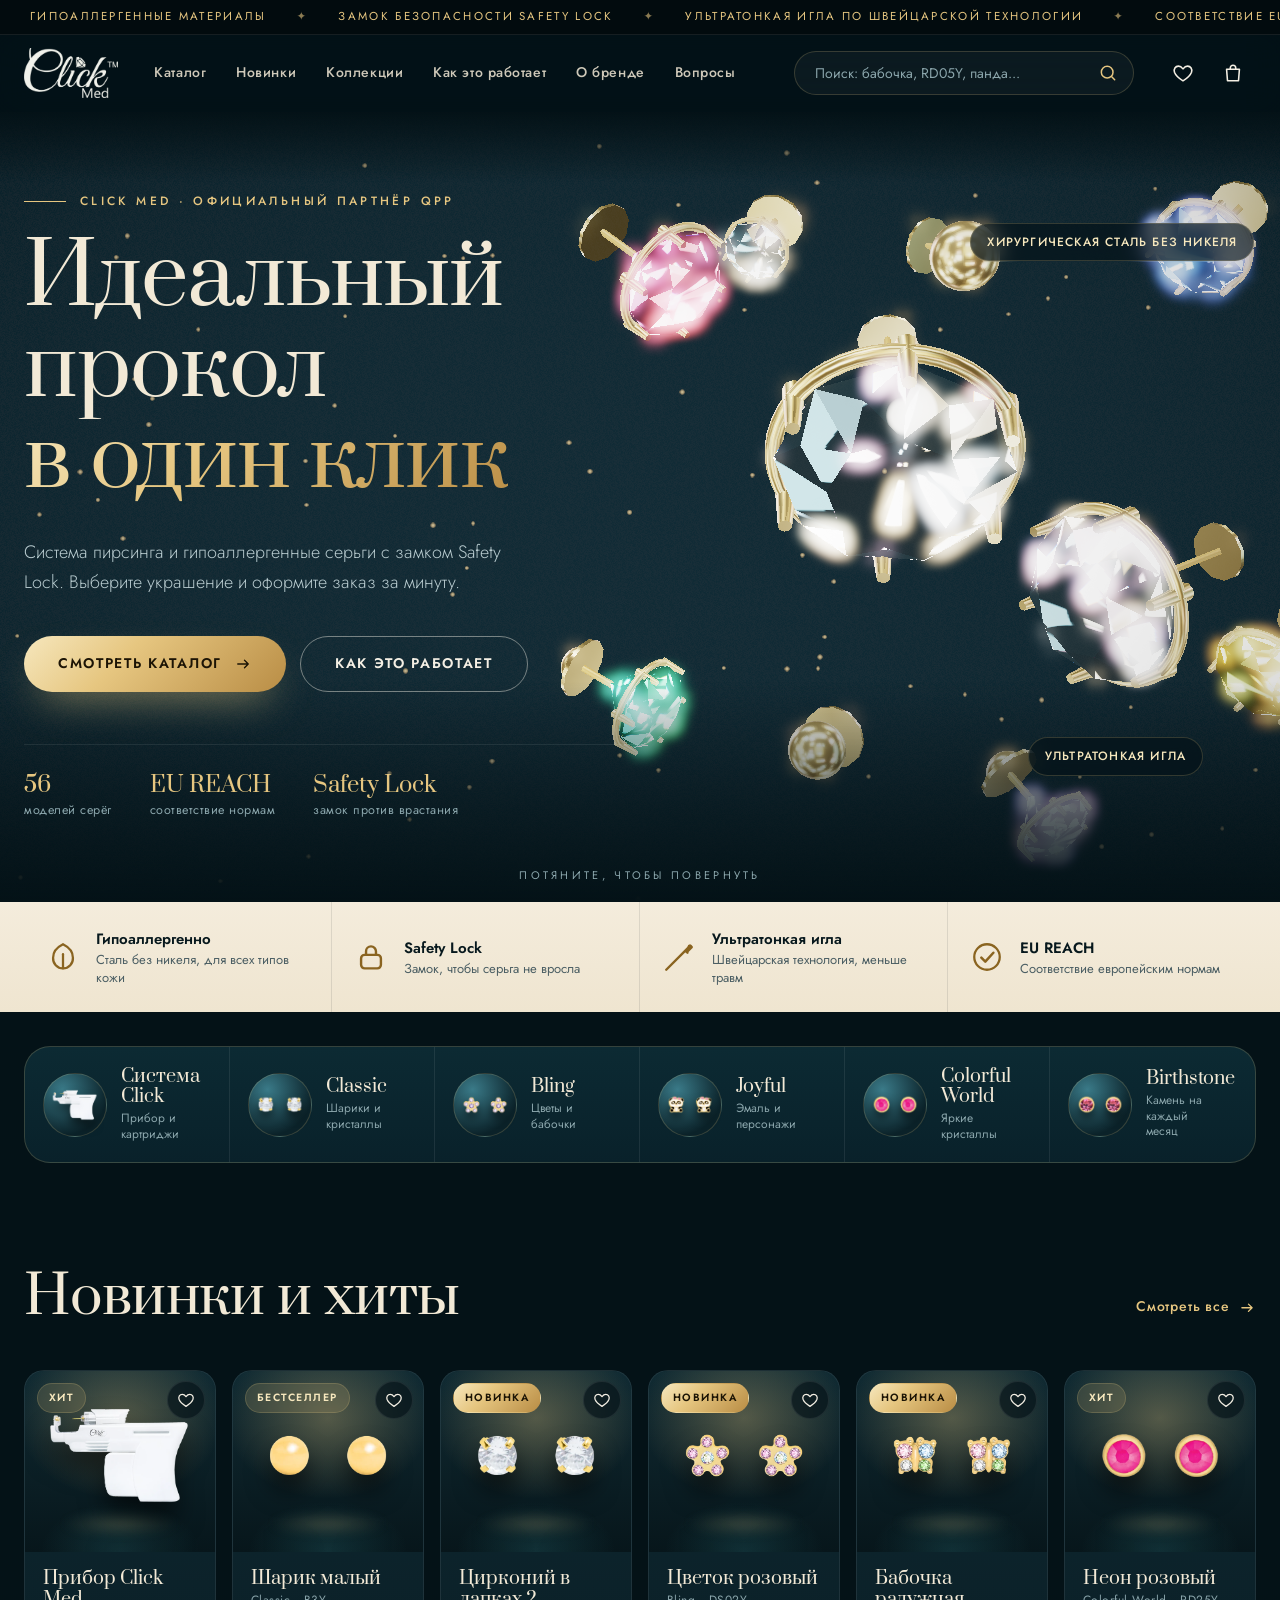
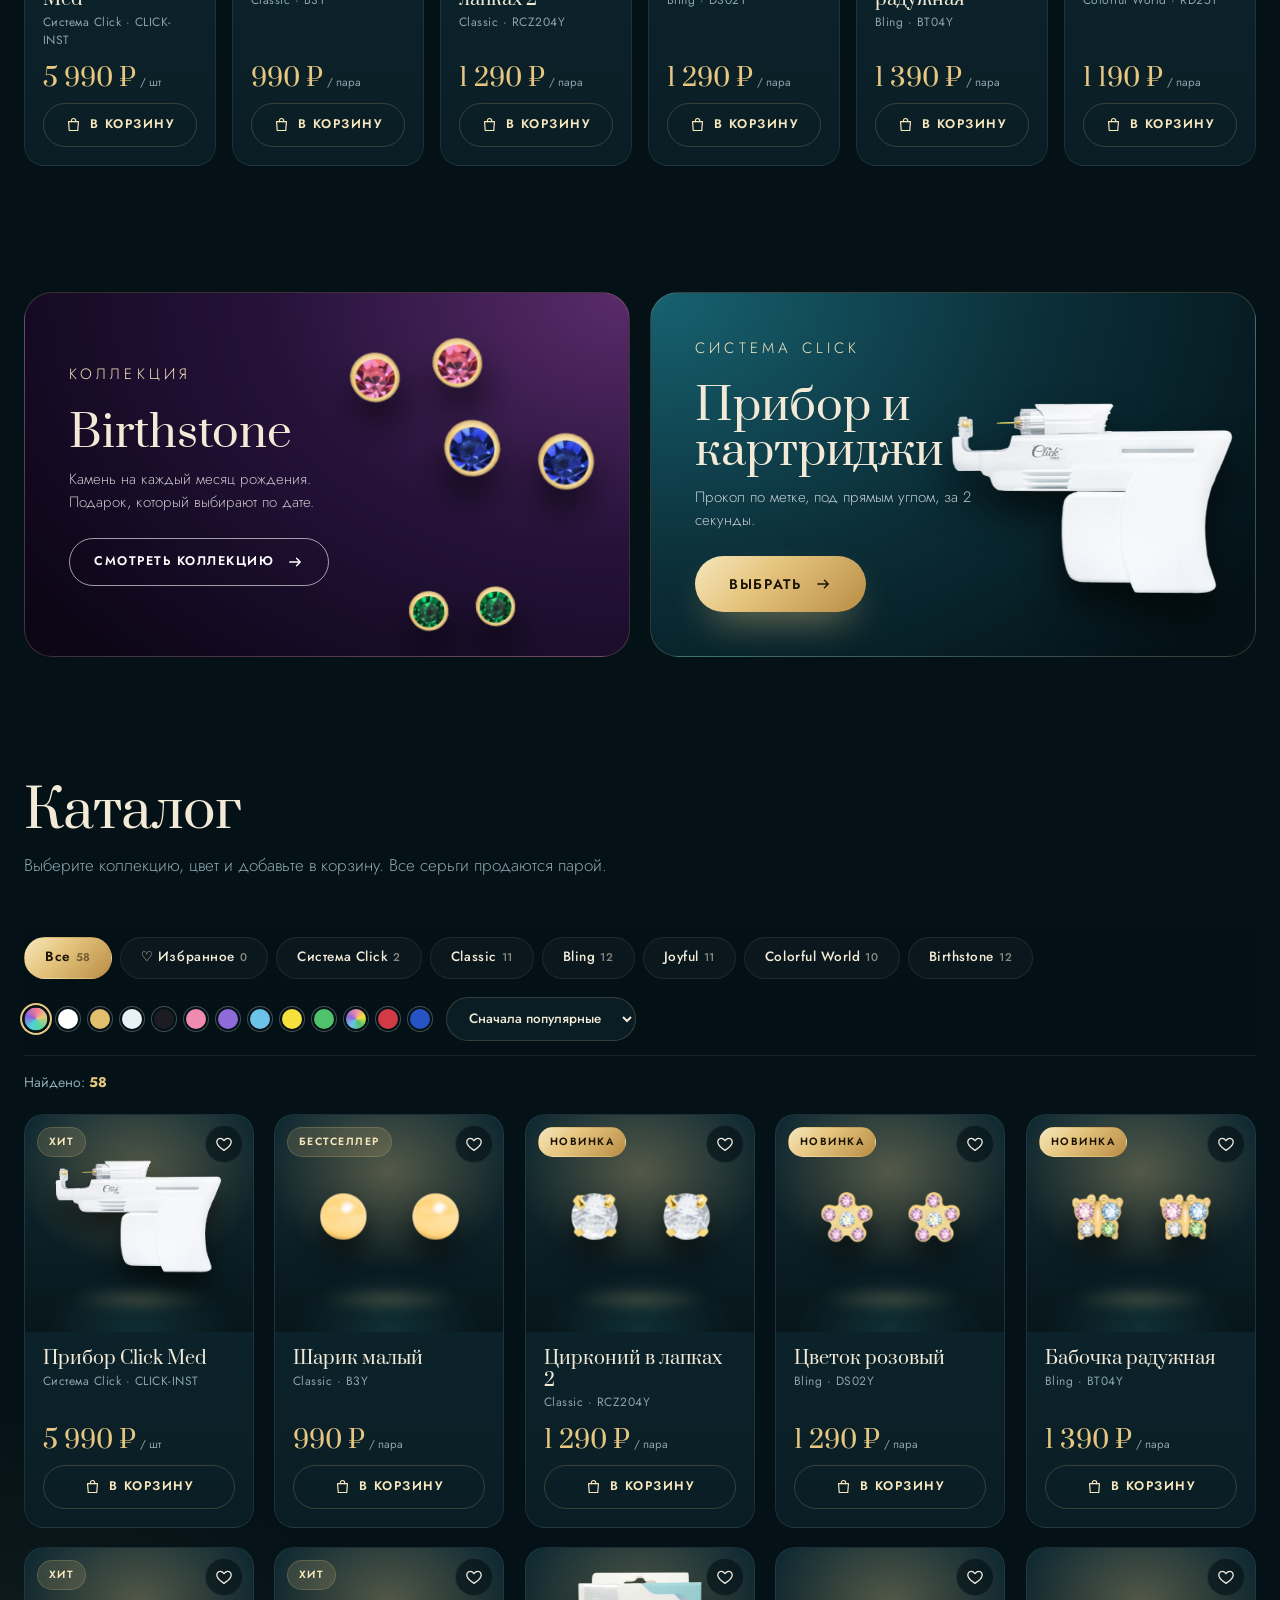
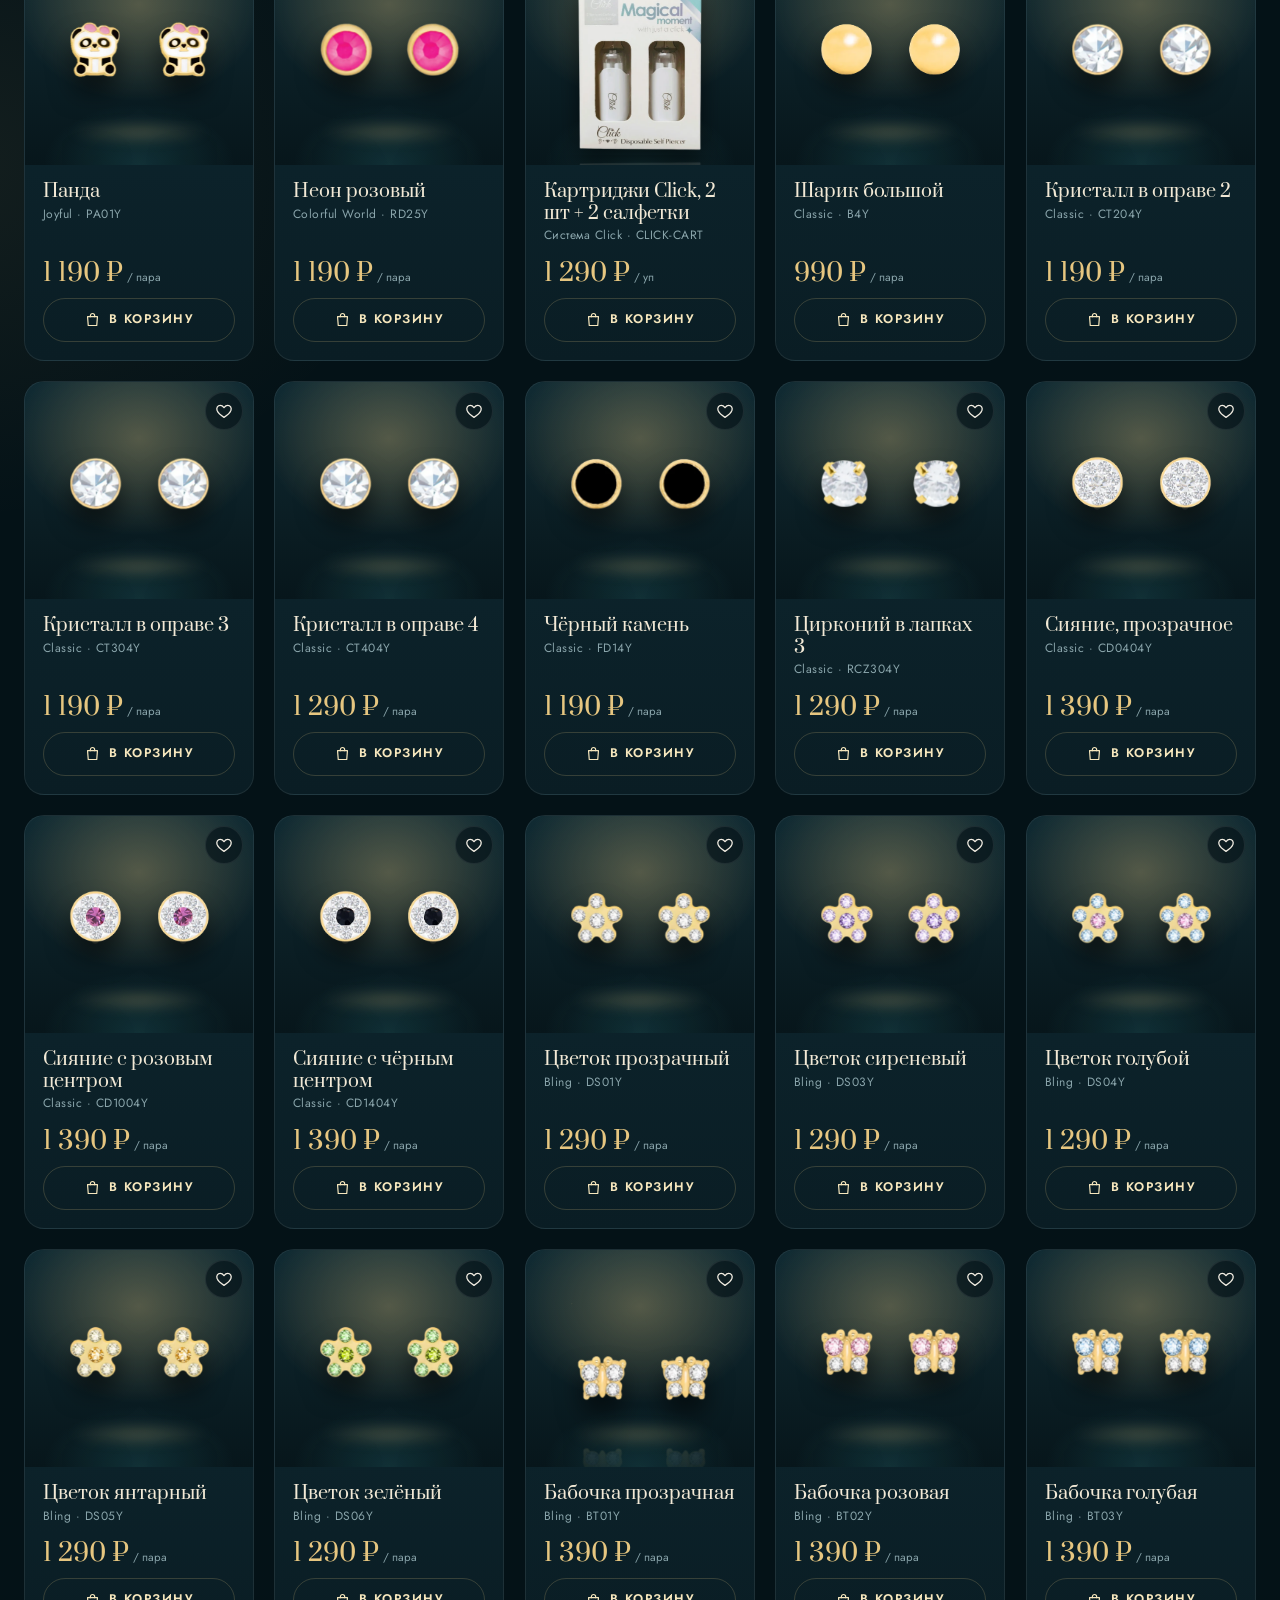
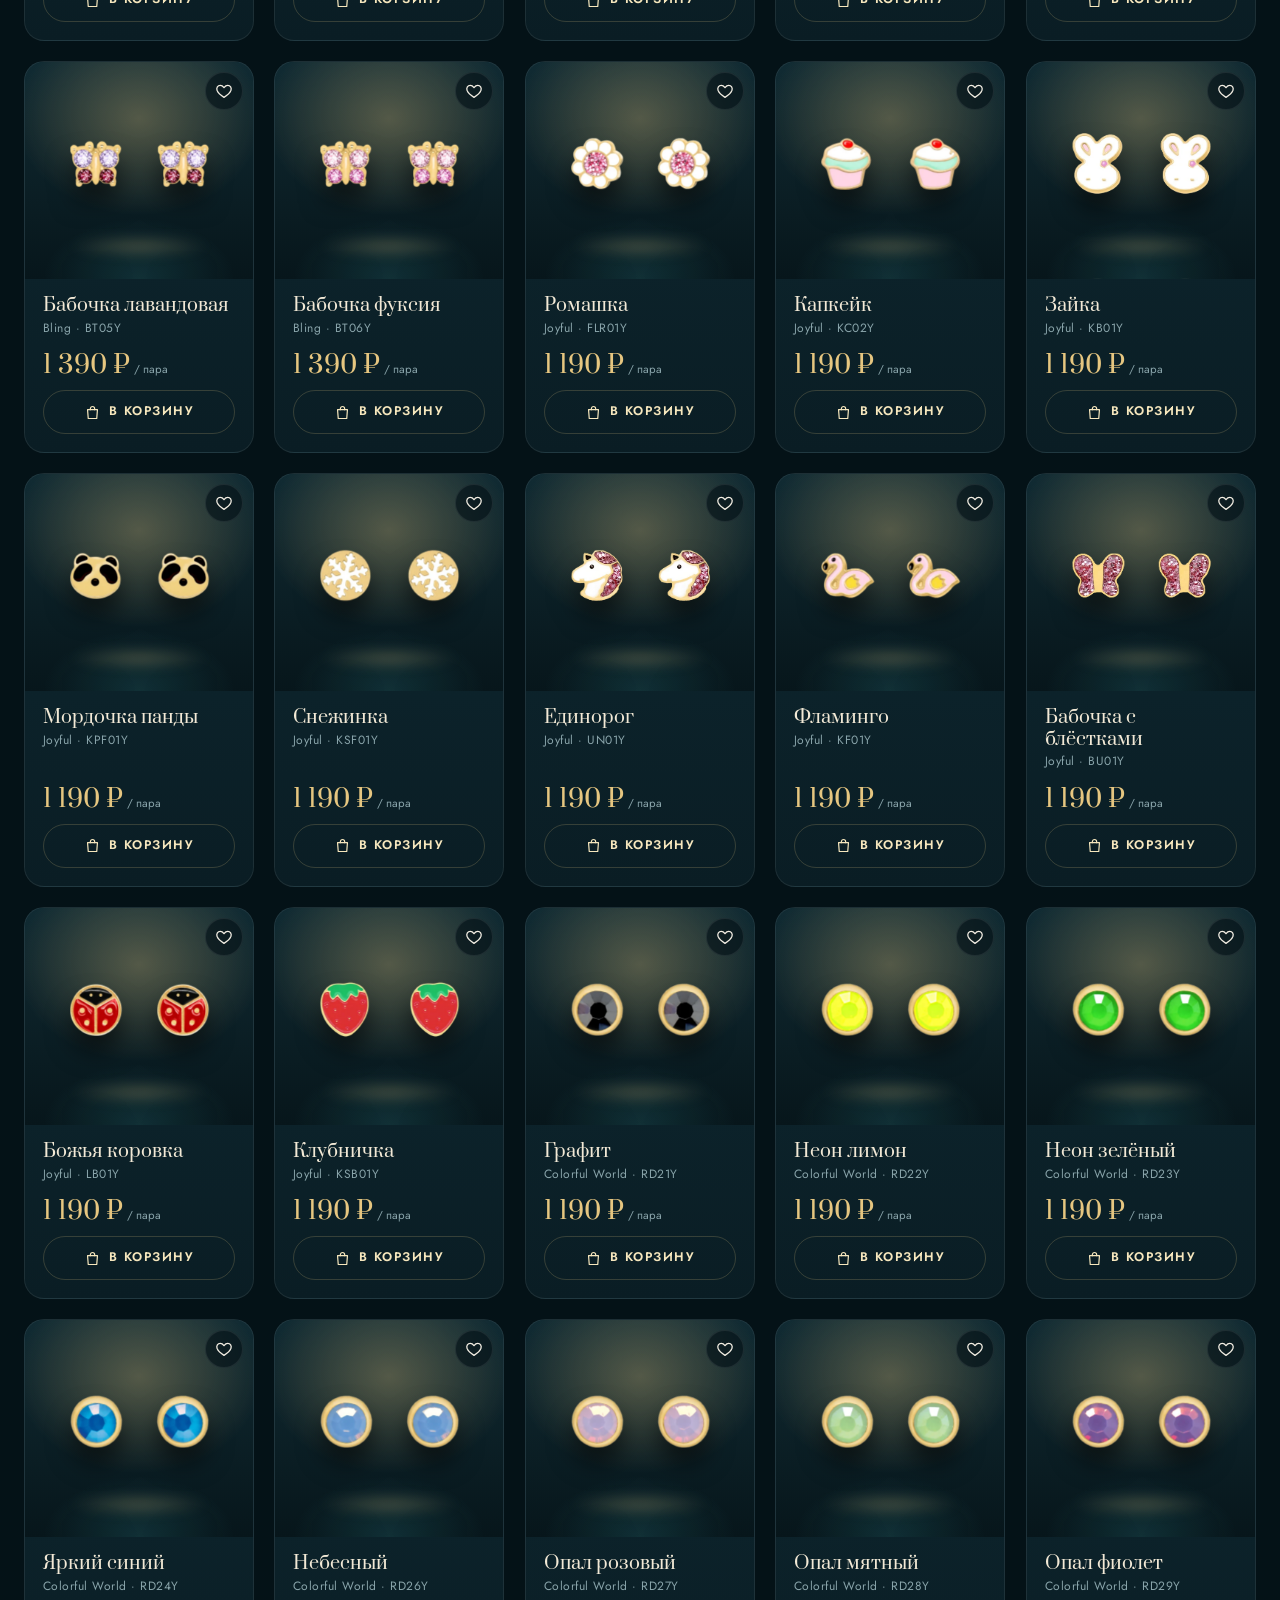
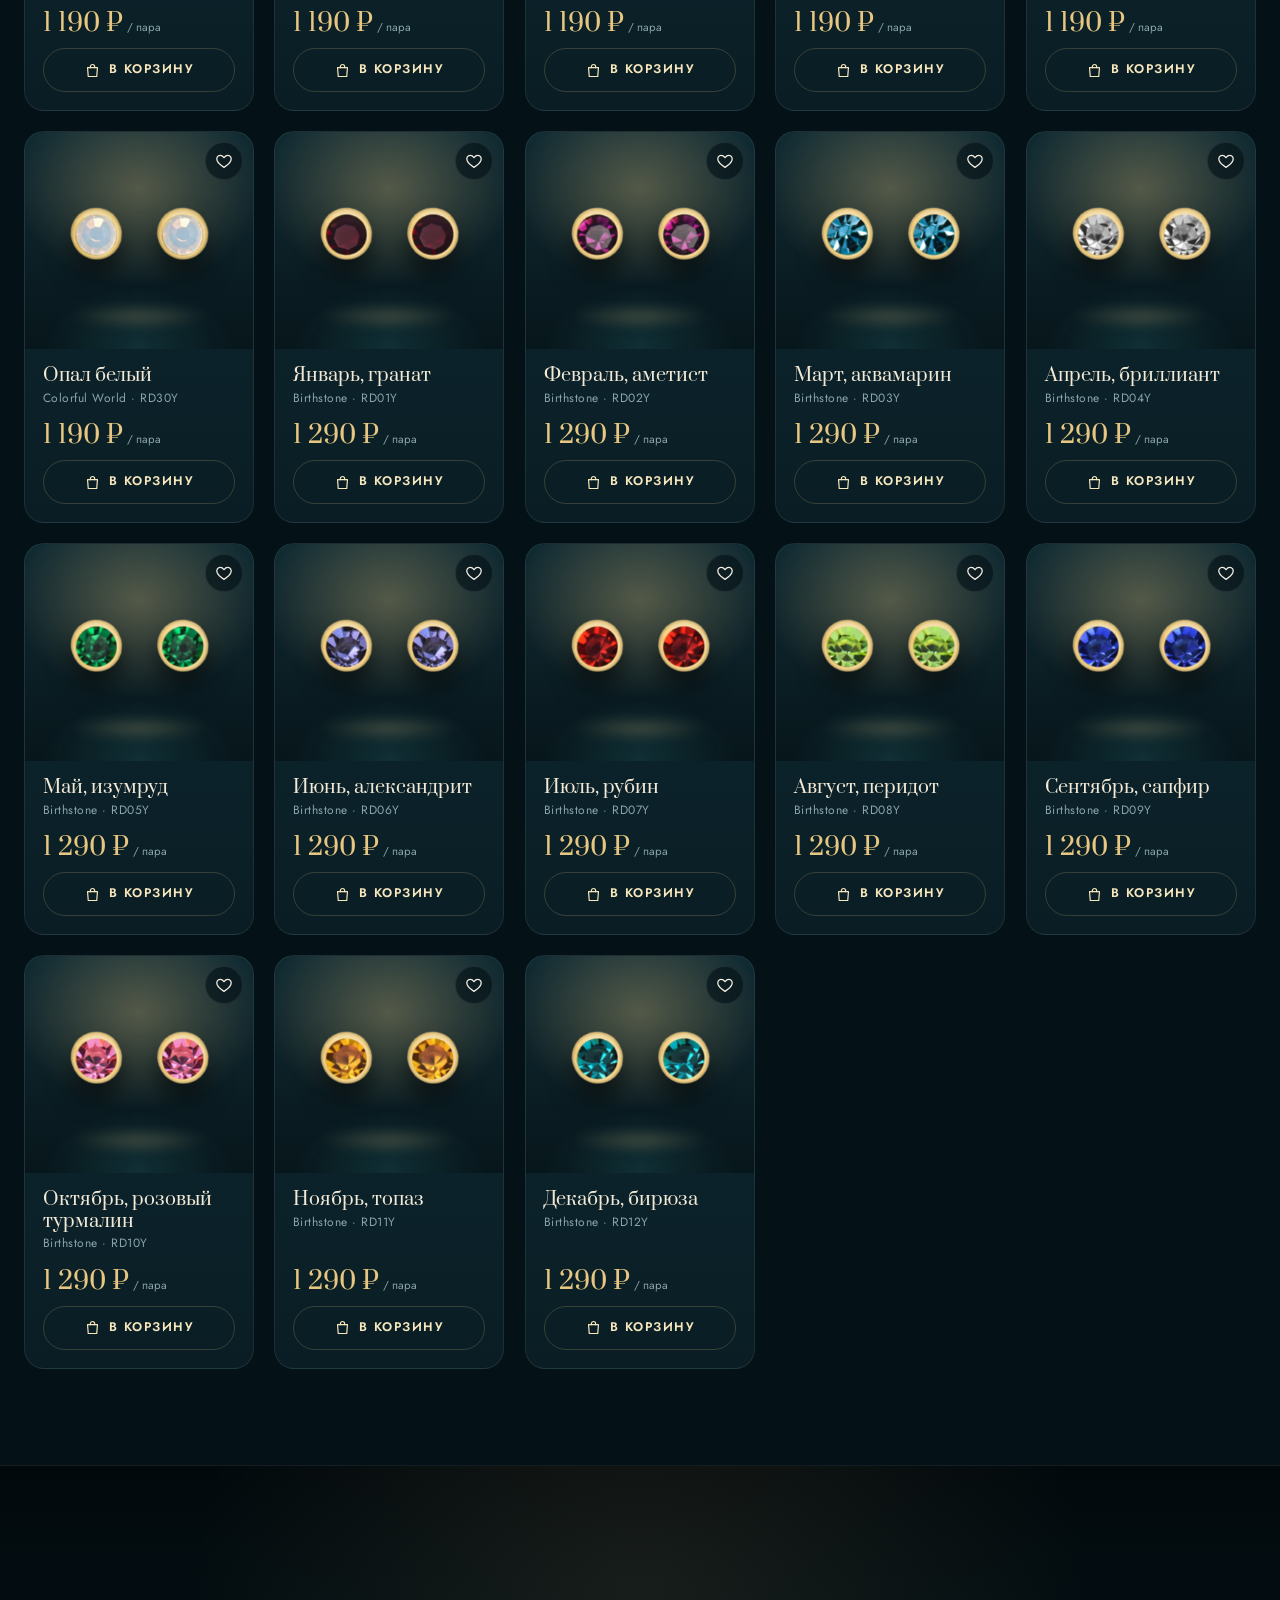
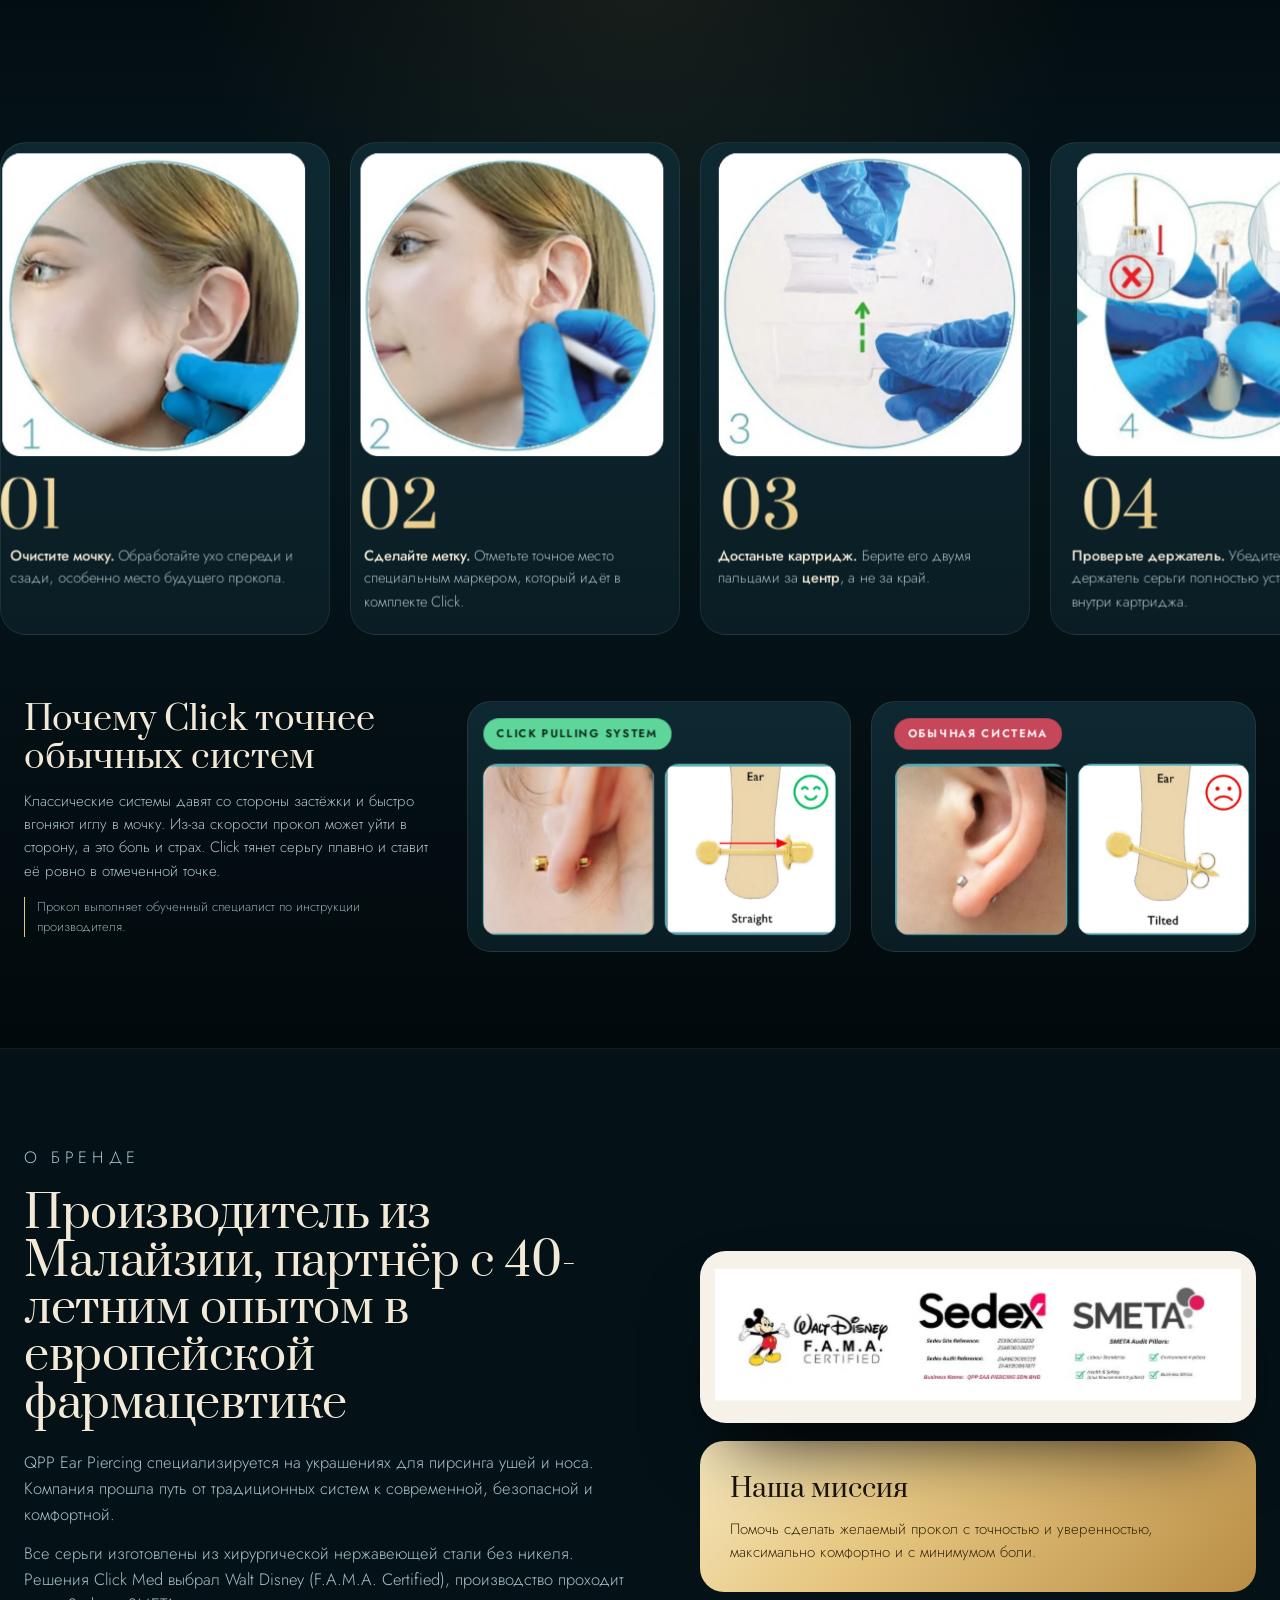
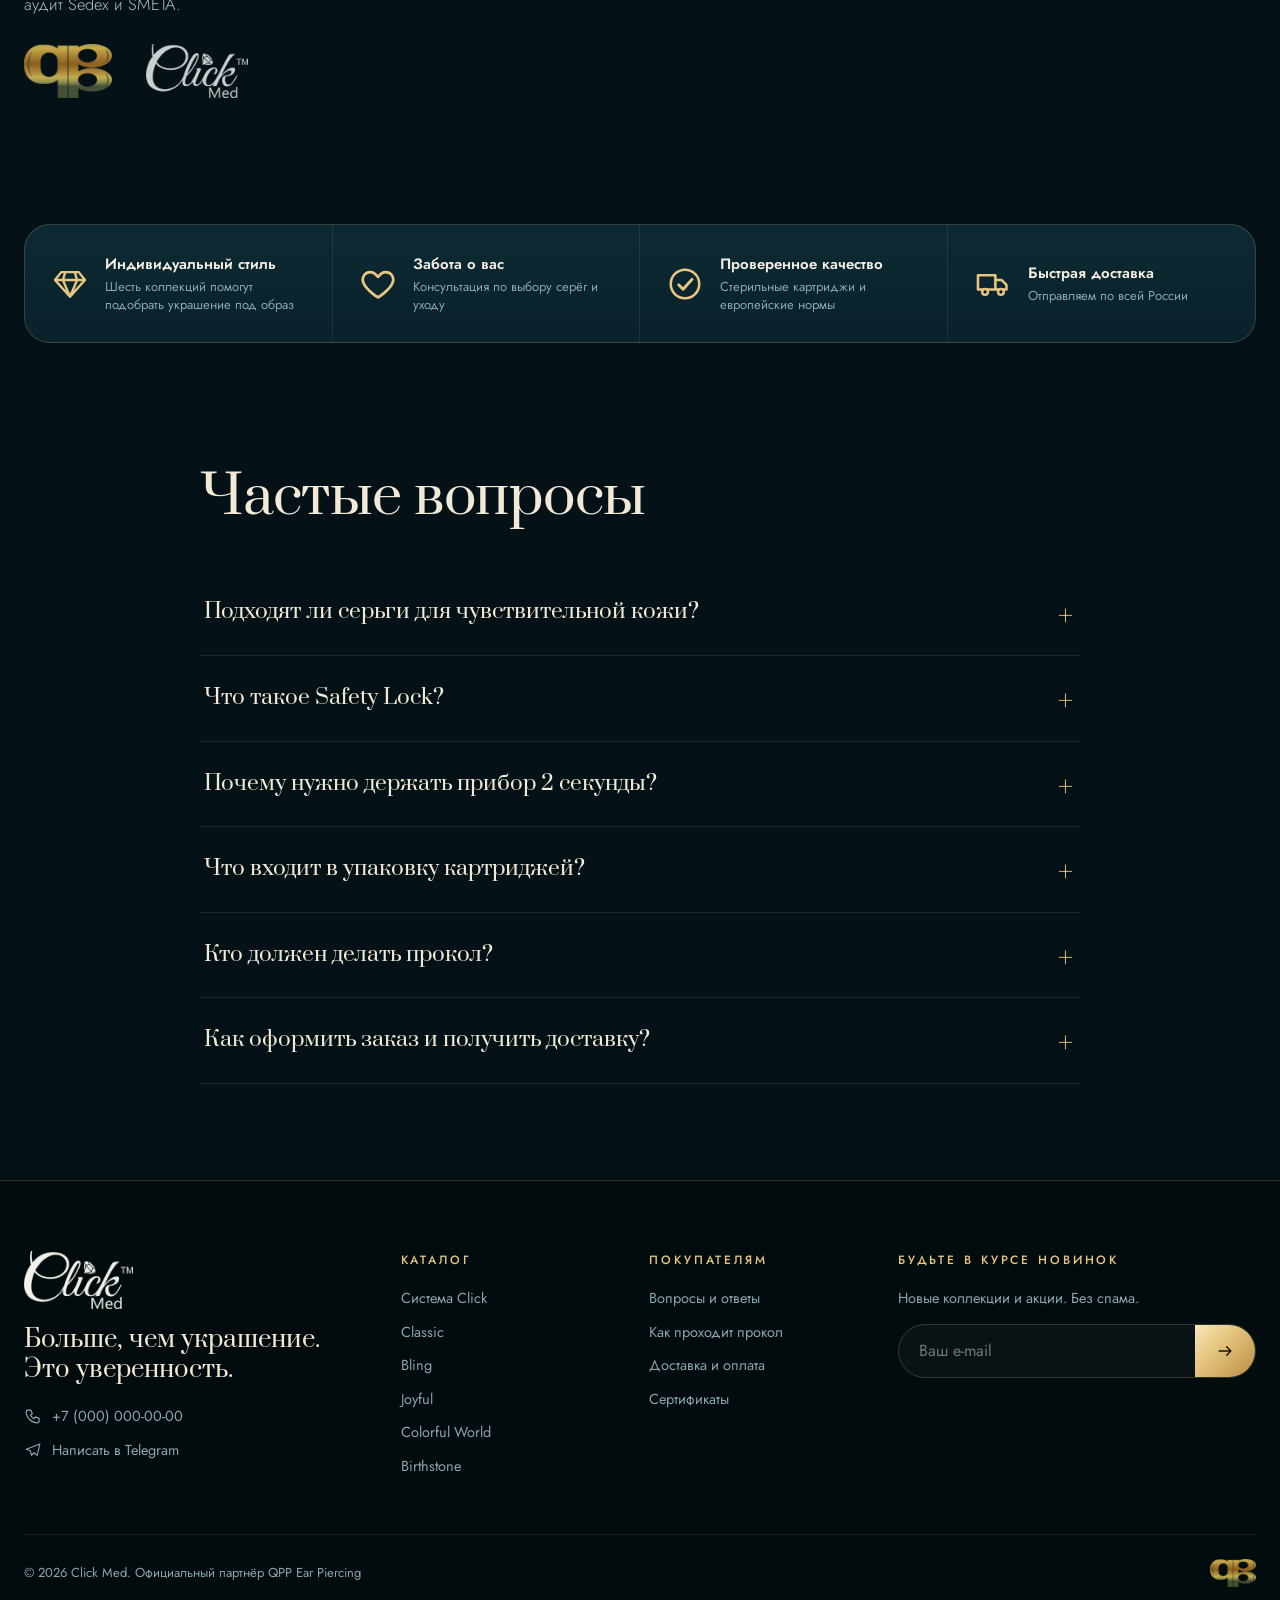
<file: click-shop/index.html>
<!doctype html>
<html lang="ru">
<head>
<meta charset="utf-8">
<meta name="viewport" content="width=device-width, initial-scale=1">
<title>Click Med — серьги и система для идеального прокола</title>
<meta name="description" content="Система пирсинга Click Med: стерильные картриджи, гипоаллергенные серьги с замком безопасности Safety Lock. Каталог, быстрый заказ, доставка по России.">
<link rel="icon" href="assets/logo-qpp.webp">
<link rel="preconnect" href="https://fonts.googleapis.com">
<link rel="preconnect" href="https://fonts.gstatic.com" crossorigin>
<link href="https://fonts.googleapis.com/css2?family=Prata&family=Jost:wght@300;400;500;600;700&display=swap" rel="stylesheet">
<link rel="stylesheet" href="css/style.css">
</head>
<body>

<!-- SVG-иконки -->
<svg width="0" height="0" style="position:absolute" aria-hidden="true">
  <symbol id="i-search" viewBox="0 0 24 24"><circle cx="11" cy="11" r="7" fill="none" stroke="currentColor" stroke-width="1.8"/><path d="m20 20-3.5-3.5" stroke="currentColor" stroke-width="1.8" stroke-linecap="round"/></symbol>
  <symbol id="i-heart" viewBox="0 0 24 24"><path d="M12 20.5s-7.5-4.6-9.3-9.4C1.6 7.8 3.6 4.5 7 4.5c2 0 3.5 1.1 5 3 1.5-1.9 3-3 5-3 3.4 0 5.4 3.3 4.3 6.6-1.8 4.8-9.3 9.4-9.3 9.4Z" fill="none" stroke="currentColor" stroke-width="1.7" stroke-linejoin="round"/></symbol>
  <symbol id="i-bag" viewBox="0 0 24 24"><path d="M5 8h14l-1 12.5H6L5 8Z" fill="none" stroke="currentColor" stroke-width="1.7" stroke-linejoin="round"/><path d="M9 8V6.5a3 3 0 0 1 6 0V8" fill="none" stroke="currentColor" stroke-width="1.7" stroke-linecap="round"/></symbol>
  <symbol id="i-arrow" viewBox="0 0 24 24"><path d="M5 12h14m-5-5 5 5-5 5" fill="none" stroke="currentColor" stroke-width="1.8" stroke-linecap="round" stroke-linejoin="round"/></symbol>
  <symbol id="i-close" viewBox="0 0 24 24"><path d="m6 6 12 12M18 6 6 18" stroke="currentColor" stroke-width="1.8" stroke-linecap="round"/></symbol>
  <symbol id="i-menu" viewBox="0 0 24 24"><path d="M4 7h16M4 12h16M4 17h16" stroke="currentColor" stroke-width="1.8" stroke-linecap="round"/></symbol>
  <symbol id="i-leaf" viewBox="0 0 24 24"><path d="M12 3c4 2 7 5.5 7 9.5A7 7 0 0 1 12 20a7 7 0 0 1-7-7.500C5 8.500 8 5 12 3Z" fill="none" stroke="currentColor" stroke-width="1.6" stroke-linejoin="round"/><path d="M12 20V10" stroke="currentColor" stroke-width="1.6" stroke-linecap="round"/></symbol>
  <symbol id="i-lock" viewBox="0 0 24 24"><rect x="5" y="10.5" width="14" height="9.500" rx="2.500" fill="none" stroke="currentColor" stroke-width="1.7"/><path d="M8.500 10.500V8a3.500 3.500 0 0 1 7 0v2.500" fill="none" stroke="currentColor" stroke-width="1.7"/></symbol>
  <symbol id="i-needle" viewBox="0 0 24 24"><path d="M3 21 17 7m0 0 3-3 1 1-3 3m-1 0 1 1" fill="none" stroke="currentColor" stroke-width="1.7" stroke-linecap="round" stroke-linejoin="round"/><circle cx="19.500" cy="4.500" r="1.400" fill="currentColor"/></symbol>
  <symbol id="i-eu" viewBox="0 0 24 24"><circle cx="12" cy="12" r="9" fill="none" stroke="currentColor" stroke-width="1.6"/><path d="m8 12.500 2.800 2.800L16.500 9" fill="none" stroke="currentColor" stroke-width="1.8" stroke-linecap="round" stroke-linejoin="round"/></symbol>
  <symbol id="i-truck" viewBox="0 0 24 24"><path d="M2.500 6.500h11v9h-11zM13.500 9.500h4l3 3v3h-7" fill="none" stroke="currentColor" stroke-width="1.6" stroke-linejoin="round"/><circle cx="7" cy="17" r="1.800" fill="var(--bg,#fff)" stroke="currentColor" stroke-width="1.6"/><circle cx="17" cy="17" r="1.800" fill="var(--bg,#fff)" stroke="currentColor" stroke-width="1.6"/></symbol>
  <symbol id="i-gem" viewBox="0 0 24 24"><path d="m6.500 4.500h11l4 5-9.500 10.500L2.500 9.500l4-5Z M2.500 9.500h19M9 4.500l-1.500 5L12 20l4.500-10.500-1.500-5" fill="none" stroke="currentColor" stroke-width="1.5" stroke-linejoin="round"/></symbol>
  <symbol id="i-check" viewBox="0 0 24 24"><path d="m5 12.500 4.500 4.500L19 7.500" fill="none" stroke="currentColor" stroke-width="2.200" stroke-linecap="round" stroke-linejoin="round"/></symbol>
  <symbol id="i-plus" viewBox="0 0 24 24"><path d="M12 5v14M5 12h14" stroke="currentColor" stroke-width="1.8" stroke-linecap="round"/></symbol>
  <symbol id="i-minus" viewBox="0 0 24 24"><path d="M5 12h14" stroke="currentColor" stroke-width="1.8" stroke-linecap="round"/></symbol>
  <symbol id="i-tg" viewBox="0 0 24 24"><path d="M21 4 3 11l5.500 2L10 19l3-3.500 4.500 3.500L21 4Z" fill="none" stroke="currentColor" stroke-width="1.5" stroke-linejoin="round"/></symbol>
  <symbol id="i-phone" viewBox="0 0 24 24"><path d="M5 4h4l2 5-2.500 1.500a11 11 0 0 0 5 5L15 13l5 2v4a2 2 0 0 1-2 2A15 15 0 0 1 3 6a2 2 0 0 1 2-2Z" fill="none" stroke="currentColor" stroke-width="1.6" stroke-linejoin="round"/></symbol>
</svg>


<!-- Верхняя бегущая полоса -->
<div class="topbar" id="topbar">
  <div class="marquee"><div class="marquee-in">
    <span>Гипоаллергенные материалы</span><i>✦</i><span>Замок безопасности Safety Lock</span><i>✦</i><span>Ультратонкая игла по швейцарской технологии</span><i>✦</i><span>Соответствие EU REACH</span><i>✦</i><span>Доставка по всей России</span><i>✦</i>
    <span>Гипоаллергенные материалы</span><i>✦</i><span>Замок безопасности Safety Lock</span><i>✦</i><span>Ультратонкая игла по швейцарской технологии</span><i>✦</i><span>Соответствие EU REACH</span><i>✦</i><span>Доставка по всей России</span><i>✦</i>
  </div></div>
</div>

<!-- Шапка -->
<header class="header" id="header">
  <div class="wrap header-in">
    <button class="icon-btn burger" id="burger" aria-label="Меню"><svg><use href="#i-menu"/></svg></button>
    <a href="#top" class="logo" aria-label="Click Med">
      <img src="assets/logo-click.webp" alt="Click Med" width="120" height="64">
    </a>
    <nav class="nav" id="nav">
      <a href="#catalog">Каталог</a>
      <a href="#new">Новинки</a>
      <a href="#collections">Коллекции</a>
      <a href="#how">Как это работает</a>
      <a href="#brand">О бренде</a>
      <a href="#faq">Вопросы</a>
    </nav>
    <div class="search" id="search">
      <input id="q" type="search" placeholder="Поиск: бабочка, RD05Y, панда..." autocomplete="off" aria-label="Поиск">
      <svg><use href="#i-search"/></svg>
      <div class="suggest" id="suggest"></div>
    </div>
    <div class="header-actions">
      <button class="icon-btn" id="favBtn" aria-label="Избранное"><svg><use href="#i-heart"/></svg><b class="cnt" id="favCnt">0</b></button>
      <button class="icon-btn" id="cartBtn" aria-label="Корзина"><svg><use href="#i-bag"/></svg><b class="cnt" id="cartCnt">0</b></button>
    </div>
  </div>
</header>

<main id="top">

<!-- HERO -->
<section class="hero">
  <div class="hero-bg" aria-hidden="true"></div>
  <div class="wrap hero-in">
    <div class="hero-copy">
      <p class="eyebrow"><i></i>Click Med · Официальный партнёр QPP</p>
      <h1><span class="ln"><span>Идеальный</span></span><span class="ln"><span>прокол</span></span><span class="ln"><span><em>в один клик</em></span></span></h1>
      <p class="lead">Система пирсинга и гипоаллергенные серьги с замком Safety Lock. Выберите украшение и оформите заказ за минуту.</p>
      <div class="hero-cta">
        <a href="#catalog" class="btn btn-gold magnet">Смотреть каталог <svg><use href="#i-arrow"/></svg></a>
        <a href="#how" class="btn btn-line magnet">Как это работает</a>
      </div>
      <ul class="hero-facts">
        <li><b>56</b><span>моделей серёг</span></li>
        <li><b>EU REACH</b><span>соответствие нормам</span></li>
        <li><b>Safety Lock</b><span>замок против врастания</span></li>
      </ul>
    </div>
    <div class="hero-3d" id="heroStage">
      <canvas id="gl" aria-label="Золотые серьги вращаются в 3D, потяните мышью"></canvas>
      <div class="fallback"><div class="fb-light"></div><img class="fb-main" src="assets/instrument.webp" alt=""><img class="fb-a" src="assets/p/11-2.webp" alt=""><img class="fb-b" src="assets/p/15-9.webp" alt=""><img class="fb-c" src="assets/p/12-1.webp" alt=""></div>
      <span class="chip c1">Ультратонкая игла</span>
      <span class="chip c2">Хирургическая сталь без никеля</span>
      <span class="hint">Потяните, чтобы повернуть</span>
    </div>
  </div>
</section>

<!-- Преимущества -->
<section class="usp">
  <div class="wrap usp-in">
    <div class="usp-i reveal"><svg><use href="#i-leaf"/></svg><div><b>Гипоаллергенно</b><span>Сталь без никеля, для всех типов кожи</span></div></div>
    <div class="usp-i reveal"><svg><use href="#i-lock"/></svg><div><b>Safety Lock</b><span>Замок, чтобы серьга не вросла</span></div></div>
    <div class="usp-i reveal"><svg><use href="#i-needle"/></svg><div><b>Ультратонкая игла</b><span>Швейцарская технология, меньше травм</span></div></div>
    <div class="usp-i reveal"><svg><use href="#i-eu"/></svg><div><b>EU REACH</b><span>Соответствие европейским нормам</span></div></div>
  </div>
</section>

<!-- Коллекции (полоса категорий как в референсе) -->
<section class="catsec" id="collections">
  <div class="wrap">
    <div class="catbar reveal" id="cols"></div>
  </div>
</section>

<!-- Новинки -->
<section class="section tint" id="new">
  <div class="wrap">
    <div class="section-head row reveal">
      <h2>Новинки и хиты</h2>
      <a href="#catalog" class="link">Смотреть все <svg><use href="#i-arrow"/></svg></a>
    </div>
    <div class="grid" id="newGrid"></div>
  </div>
</section>

<!-- Промо-баннеры -->
<section class="section tight">
  <div class="wrap banners">
    <a class="banner b-birth tilt" href="#catalog" data-filter="birth">
      <div class="b-copy">
        <p class="eyebrow light">Коллекция</p>
        <h3>Birthstone</h3>
        <p>Камень на каждый месяц рождения. Подарок, который выбирают по дате.</p>
        <span class="btn btn-outline">Смотреть коллекцию <svg><use href="#i-arrow"/></svg></span>
      </div>
      <div class="b-art" aria-hidden="true">
        <img style="--z:60px;--r:-10deg" src="assets/p/15-9.webp" alt="">
        <img style="--z:120px;--r:8deg" src="assets/p/15-8.webp" alt="">
        <img style="--z:30px;--r:-4deg" src="assets/p/15-4.webp" alt="">
      </div>
    </a>
    <a class="banner b-sys tilt" href="#catalog" data-filter="system">
      <div class="b-copy">
        <p class="eyebrow light">Система Click</p>
        <h3>Прибор и картриджи</h3>
        <p>Прокол по метке, под прямым углом, за 2 секунды.</p>
        <span class="btn btn-gold">Выбрать <svg><use href="#i-arrow"/></svg></span>
      </div>
      <div class="b-art" aria-hidden="true">
        <img style="--z:90px;--r:0deg" class="b-inst" src="assets/instrument.webp" alt="">
      </div>
    </a>
  </div>
</section>

<!-- Каталог -->
<section class="section" id="catalog">
  <div class="wrap">
    <div class="section-head reveal">
      <h2>Каталог</h2>
      <p>Выберите коллекцию, цвет и добавьте в корзину. Все серьги продаются парой.</p>
    </div>
    <div class="toolbar reveal">
      <div class="chips" id="colChips"></div>
      <div class="toolbar-r">
        <div class="swatches" id="swatches" aria-label="Цвет"></div>
        <select id="sort" aria-label="Сортировка">
          <option value="pop">Сначала популярные</option>
          <option value="asc">Сначала дешевле</option>
          <option value="desc">Сначала дороже</option>
        </select>
      </div>
    </div>
    <p class="result-line" id="resultLine"></p>
    <div class="grid" id="grid"></div>
    <div class="empty" id="empty" hidden>
      <p>Ничего не нашли. Попробуйте другой цвет или коллекцию.</p>
      <button class="btn btn-ghost" id="resetF">Сбросить фильтры</button>
    </div>
  </div>
</section>

<!-- Как это работает -->
<section class="section dark" id="how">
  <div class="wrap">
    <div class="section-head reveal light">
      <h2>Как работает Click</h2>
      <p>Десять шагов, которые описаны в инструкции производителя. Листайте или перетаскивайте</p>
    </div>
  </div>
  <div class="steps-scroll" id="steps"></div>
  <div class="wrap">
    <div class="compare">
      <div class="cmp-copy reveal">
        <h3>Почему Click точнее обычных систем</h3>
        <p>Классические системы давят со стороны застёжки и быстро вгоняют иглу в мочку. Из-за скорости прокол может уйти в сторону, а это боль и страх. Click тянет серьгу плавно и ставит её ровно в отмеченной точке.</p>
        <p class="note">Прокол выполняет обученный специалист по инструкции производителя.</p>
      </div>
      <div class="cmp-card good tilt"><span class="tag">Click Pulling System</span>
        <div class="pair"><img src="assets/steps/cmp-good-photo.webp" alt="Ровный прокол Click" loading="lazy"><img src="assets/steps/cmp-good-diag.webp" alt="Схема: серьга прямо" loading="lazy"></div></div>
      <div class="cmp-card bad tilt"><span class="tag">Обычная система</span>
        <div class="pair"><img src="assets/steps/cmp-bad-photo.webp" alt="Перекос при обычном проколе" loading="lazy"><img src="assets/steps/cmp-bad-diag.webp" alt="Схема: серьга под углом" loading="lazy"></div></div>
    </div>
  </div>
</section>

<!-- О бренде -->
<section class="section" id="brand">
  <div class="wrap brand">
    <div class="brand-copy reveal">
      <p class="eyebrow">О бренде</p>
      <h2>Производитель из Малайзии, партнёр с 40-летним опытом в европейской фармацевтике</h2>
      <p>QPP Ear Piercing специализируется на украшениях для пирсинга ушей и носа. Компания прошла путь от традиционных систем к современной, безопасной и комфортной.</p>
      <p>Все серьги изготовлены из хирургической нержавеющей стали без никеля. Решения Click Med выбрал Walt Disney (F.A.M.A. Certified), производство проходит аудит Sedex и SMETA.</p>
      <div class="brand-logos">
        <img src="assets/logo-qpp.webp" alt="QPP" height="64" loading="lazy">
        <img src="assets/logo-click.webp" alt="Click Med" height="64" loading="lazy">
      </div>
    </div>
    <div class="brand-art reveal">
      <div class="certs tilt"><img src="assets/certs.webp" alt="Сертификаты: Walt Disney F.A.M.A., Sedex, SMETA" loading="lazy"></div>
      <div class="mission">
        <b>Наша миссия</b>
        <p>Помочь сделать желаемый прокол с точностью и уверенностью, максимально комфортно и с минимумом боли.</p>
      </div>
    </div>
  </div>
</section>

<!-- Доп. преимущества -->
<section class="section tight">
  <div class="wrap perks">
    <div class="perk reveal"><svg><use href="#i-gem"/></svg><div><b>Индивидуальный стиль</b><span>Шесть коллекций помогут подобрать украшение под образ</span></div></div>
    <div class="perk reveal"><svg><use href="#i-heart"/></svg><div><b>Забота о вас</b><span>Консультация по выбору серёг и уходу</span></div></div>
    <div class="perk reveal"><svg><use href="#i-eu"/></svg><div><b>Проверенное качество</b><span>Стерильные картриджи и европейские нормы</span></div></div>
    <div class="perk reveal"><svg><use href="#i-truck"/></svg><div><b>Быстрая доставка</b><span>Отправляем по всей России</span></div></div>
  </div>
</section>

<!-- FAQ -->
<section class="section tint" id="faq">
  <div class="wrap faq-wrap">
    <div class="section-head reveal"><h2>Частые вопросы</h2></div>
    <div class="faq">
      <details class="reveal"><summary>Подходят ли серьги для чувствительной кожи?</summary><p>Да. Серьги сделаны из хирургической нержавеющей стали без никеля и подходят для всех типов кожи. Они гипоаллергенны и соответствуют EU REACH.</p></details>
      <details class="reveal"><summary>Что такое Safety Lock?</summary><p>Это замок безопасности на серьге. Он помогает заживлению и защищает от ситуации, когда серьга врастает в мочку.</p></details>
      <details class="reveal"><summary>Почему нужно держать прибор 2 секунды?</summary><p>Эти 2 секунды нужны, чтобы сработала система POP-UP. Она выбрасывает защитную капсулу серьги, чтобы та не застряла и не вызвала дискомфорт.</p></details>
      <details class="reveal"><summary>Что входит в упаковку картриджей?</summary><p>Два одноразовых стерильных картриджа и две спиртовые салфетки.</p></details>
      <details class="reveal"><summary>Кто должен делать прокол?</summary><p>Процедуру выполняет обученный специалист по инструкции производителя: очистка, метка, установка картриджа, угол 90 градусов и 2 секунды выдержки. Если у вас есть сомнения, проконсультируйтесь с врачом.</p></details>
      <details class="reveal"><summary>Как оформить заказ и получить доставку?</summary><p>Добавьте товары в корзину, нажмите «Оформить заказ» и заполните короткую форму. Мы свяжемся, подтвердим состав и сроки. Доставляем по всей России.</p></details>
    </div>
  </div>
</section>

</main>

<!-- Подвал -->
<footer class="footer">
  <div class="wrap foot-in">
    <div class="foot-brand">
      <img src="assets/logo-click.webp" alt="Click Med" width="130" height="69" class="foot-logo">
      <p>Больше, чем украшение.<br>Это уверенность.</p>
      <div class="foot-contacts">
        <a id="fPhone" href="#"><svg><use href="#i-phone"/></svg><span></span></a>
        <a id="fTg" href="#" target="_blank" rel="noopener"><svg><use href="#i-tg"/></svg><span>Написать в Telegram</span></a>
      </div>
    </div>
    <div class="foot-col"><h4>Каталог</h4>
      <a href="#catalog" data-filter="system">Система Click</a><a href="#catalog" data-filter="classic">Classic</a><a href="#catalog" data-filter="bling">Bling</a><a href="#catalog" data-filter="joyful">Joyful</a><a href="#catalog" data-filter="colorful">Colorful World</a><a href="#catalog" data-filter="birth">Birthstone</a></div>
    <div class="foot-col"><h4>Покупателям</h4><a href="#faq">Вопросы и ответы</a><a href="#how">Как проходит прокол</a><a href="#faq">Доставка и оплата</a><a href="#brand">Сертификаты</a></div>
    <div class="foot-col foot-news"><h4>Будьте в курсе новинок</h4>
      <p>Новые коллекции и акции. Без спама.</p>
      <form id="newsForm"><input type="email" required placeholder="Ваш e-mail" aria-label="E-mail"><button aria-label="Подписаться"><svg><use href="#i-arrow"/></svg></button></form>
      <small id="newsMsg"></small>
    </div>
  </div>
  <div class="wrap foot-bottom"><span>© <span id="yr"></span> Click Med. Официальный партнёр QPP Ear Piercing</span><img src="assets/logo-qpp.webp" alt="QPP" height="28"></div>
</footer>

<!-- Мобильная нижняя панель -->
<nav class="tabbar" aria-label="Быстрая навигация">
  <a href="#top"><svg><use href="#i-gem"/></svg><span>Главная</span></a>
  <a href="#catalog"><svg><use href="#i-search"/></svg><span>Каталог</span></a>
  <button id="tabFav"><svg><use href="#i-heart"/></svg><span>Избранное</span></button>
  <button id="tabCart"><svg><use href="#i-bag"/></svg><span>Корзина</span><b class="cnt" id="cartCnt2">0</b></button>
</nav>

<!-- Быстрый просмотр -->
<div class="modal" id="qv" hidden>
  <div class="modal-bg" data-close></div>
  <div class="modal-box qv-box" role="dialog" aria-modal="true" aria-label="Товар">
    <button class="icon-btn modal-x" data-close aria-label="Закрыть"><svg><use href="#i-close"/></svg></button>
    <div class="qv-img tilt3d" id="qvImg"><img id="qvPic" alt=""></div>
    <div class="qv-info" id="qvInfo"></div>
  </div>
</div>

<!-- Корзина -->
<aside class="drawer" id="cart" aria-hidden="true">
  <div class="drawer-bg" data-close></div>
  <div class="drawer-box">
    <div class="drawer-head"><h3>Корзина</h3><button class="icon-btn" data-close aria-label="Закрыть"><svg><use href="#i-close"/></svg></button></div>
    <div class="ship" id="ship"></div>
    <div class="drawer-body" id="cartBody"></div>
    <div class="drawer-foot" id="cartFoot"></div>
  </div>
</aside>

<!-- Оформление заказа -->
<div class="modal" id="checkout" hidden>
  <div class="modal-bg" data-close></div>
  <div class="modal-box co-box" role="dialog" aria-modal="true" aria-label="Оформление заказа">
    <button class="icon-btn modal-x" data-close aria-label="Закрыть"><svg><use href="#i-close"/></svg></button>
    <div id="coBody"></div>
  </div>
</div>

<div class="toasts" id="toasts" aria-live="polite"></div>

<script src="js/three.min.js"></script>
<script src="js/hero3d.js"></script>
<script src="js/products.js"></script>
<script src="js/delivery.js"></script>
<script src="js/app.js"></script>
</body>
</html>
</file>
<file: click-shop/css/style.css>
/* Click Med: тёмный люкс. Глубокий бирюзово-чёрный, шампанское золото, жемчужный текст. */
:root{
  --bg:#041217; --bg2:#08222a; --bg3:#0d303a;
  --card:#0a1d24; --card2:#0e2831;
  --gold:#e6c680; --gold2:#b98d45; --gold3:#f6e7bd;
  --pearl:#f4efe4; --muted:#8aa5ab; --teal:#4fd0dc;
  --champ:#f2e9d6; --ink:#07181d;
  --line:rgba(230,198,128,.2); --line2:rgba(255,255,255,.08);
  --rose:#ee7a98; --ok:#5ed69a;
  --goldg:linear-gradient(135deg,#f6e7bd 0%,#e6c680 38%,#b98d45 100%);
  --r:20px; --ease:cubic-bezier(.2,.8,.2,1);
  --hd:'Prata','Times New Roman',serif; --bd:'Jost',system-ui,-apple-system,'Segoe UI',Roboto,sans-serif;
}
*{box-sizing:border-box;margin:0;padding:0}
html{scroll-behavior:smooth;scroll-padding-top:84px;-webkit-text-size-adjust:100%;overflow-x:clip}
body{font-family:var(--bd);color:var(--pearl);background:var(--bg);line-height:1.55;font-size:16px;overflow-x:clip;
  background-image:radial-gradient(900px 600px at 85% -5%,rgba(79,208,220,.1),transparent 60%),radial-gradient(800px 600px at -5% 30%,rgba(230,198,128,.07),transparent 60%)}
img{display:block;max-width:100%;height:auto}
a{color:inherit;text-decoration:none}
button{font:inherit;color:inherit;border:0;background:none;cursor:pointer}
svg{width:1.25em;height:1.25em;flex:none}
ul{list-style:none}
input,select,textarea{font:inherit;color:inherit}
:focus-visible{outline:2px solid var(--gold);outline-offset:3px;border-radius:8px}
::selection{background:var(--gold);color:var(--ink)}
.wrap{width:min(1280px,100% - 48px);margin-inline:auto}
main,.footer{position:relative;z-index:1}

/* --- topbar --- */
.topbar{background:#020b0e;border-bottom:1px solid var(--line2);color:var(--gold);font-size:11.5px;letter-spacing:.2em;text-transform:uppercase;overflow:hidden;position:relative;z-index:30}
.marquee{height:34px;display:flex;align-items:center;overflow:hidden}
.marquee-in{display:flex;gap:30px;white-space:nowrap;animation:mq 50s linear infinite;padding-left:30px}
.marquee-in i{font-style:normal;opacity:.6}
@keyframes mq{to{transform:translateX(-50%)}}

/* --- header --- */
.header{position:sticky;top:0;z-index:40;background:rgba(4,18,23,.6);backdrop-filter:blur(18px) saturate(1.4);-webkit-backdrop-filter:blur(18px) saturate(1.4);border-bottom:1px solid transparent;transition:.35s var(--ease)}
.header.scrolled{background:rgba(4,18,23,.88);border-color:var(--line2)}
.header-in{display:flex;align-items:center;gap:26px;height:76px;transition:height .3s}
.header.scrolled .header-in{height:64px}
.logo img{height:50px;width:auto;object-fit:contain;filter:brightness(0) invert(1) sepia(.35) saturate(1.4) hue-rotate(5deg);opacity:.95}
.nav{display:flex;gap:30px;margin-left:10px}
.nav a{font-size:14px;font-weight:500;letter-spacing:.04em;position:relative;padding:6px 0;color:var(--champ);opacity:.85;transition:.25s}
.nav a:hover{opacity:1;color:var(--gold)}
.nav a::after{content:"";position:absolute;left:0;right:0;bottom:0;height:1px;background:var(--gold);transform:scaleX(0);transform-origin:left;transition:transform .4s var(--ease)}
.nav a:hover::after{transform:scaleX(1)}
.search{position:relative;flex:1;max-width:340px;margin-left:auto}
.search input{width:100%;height:44px;border-radius:99px;border:1px solid var(--line);background:rgba(255,255,255,.04);padding:0 46px 0 20px;font-size:14px;transition:.3s;-webkit-appearance:none;color:var(--pearl)}
.search input::placeholder{color:var(--muted)}
.search input:focus{outline:0;border-color:var(--gold);background:rgba(255,255,255,.07);box-shadow:0 0 0 4px rgba(230,198,128,.12)}
.search>svg{position:absolute;right:16px;top:12px;color:var(--gold);pointer-events:none}
.suggest{position:absolute;left:0;right:0;top:calc(100% + 10px);background:#0b242c;border:1px solid var(--line);border-radius:18px;box-shadow:0 30px 60px -20px #000;padding:8px;display:none;max-height:380px;overflow:auto;z-index:5}
.suggest.open{display:block;animation:pop .3s var(--ease)}
.suggest button{display:flex;align-items:center;gap:12px;width:100%;text-align:left;padding:8px 10px;border-radius:12px}
.suggest button:hover,.suggest button:focus-visible{background:rgba(255,255,255,.06)}
.suggest img{width:46px;height:46px;object-fit:contain;background:radial-gradient(circle,#16414d,#0a1d24);border-radius:12px}
.suggest small{display:block;color:var(--muted);font-size:12px}
.suggest .none{padding:14px;color:var(--muted);font-size:14px}
.header-actions{display:flex;gap:4px}
.icon-btn{position:relative;width:46px;height:46px;border-radius:50%;display:grid;place-items:center;transition:.3s}
.icon-btn:hover{background:rgba(255,255,255,.07);color:var(--gold)}
.icon-btn svg{width:22px;height:22px}
.cnt{position:absolute;top:3px;right:1px;min-width:18px;height:18px;padding:0 5px;border-radius:99px;background:var(--goldg);color:var(--ink);font-size:11px;font-weight:700;display:grid;place-items:center;transform:scale(0);transition:transform .3s var(--ease)}
.cnt.on{transform:scale(1)}
.cnt.bump{animation:bump .5s var(--ease)}
@keyframes bump{40%{transform:scale(1.6)}}
.burger{display:none}

/* --- buttons --- */
.btn{display:inline-flex;align-items:center;justify-content:center;gap:12px;height:56px;padding:0 34px;border-radius:99px;font-weight:600;font-size:14px;letter-spacing:.12em;text-transform:uppercase;transition:transform .35s var(--ease),box-shadow .35s,background .35s,color .35s,border-color .35s;white-space:nowrap;position:relative;overflow:hidden}
.btn svg{width:18px;height:18px;transition:transform .35s var(--ease)}
.btn:hover svg{transform:translateX(5px)}
.btn-gold{background:var(--goldg);color:#1c1405;box-shadow:0 18px 40px -16px rgba(230,198,128,.7)}
.btn-gold::after{content:"";position:absolute;inset:0;background:linear-gradient(110deg,transparent 30%,rgba(255,255,255,.55) 50%,transparent 70%);transform:translateX(-120%);transition:transform .8s var(--ease)}
.btn-gold:hover::after{transform:translateX(120%)}
.btn-gold:hover{box-shadow:0 22px 50px -14px rgba(230,198,128,.95)}
.btn-line{border:1px solid rgba(244,239,228,.45);color:var(--pearl)}
.btn-line:hover{border-color:var(--gold);color:var(--gold)}
.btn-dark{background:var(--card2);border:1px solid var(--line);color:var(--pearl)}
.btn-dark:hover{border-color:var(--gold);color:var(--gold)}
.btn-ghost{border:1px solid var(--line);color:var(--pearl)}
.btn-ghost:hover{border-color:var(--gold);color:var(--gold)}
.btn-primary{background:var(--goldg);color:#1c1405}
.btn-outline{border:1px solid rgba(255,255,255,.6);color:#fff;height:48px;padding:0 24px;font-size:12.5px}
.btn-sm{height:44px;padding:0 20px}
.link{display:inline-flex;align-items:center;gap:8px;font-weight:500;color:var(--gold);font-size:14px;letter-spacing:.06em}
.link svg{width:18px;transition:transform .3s}
.link:hover svg{transform:translateX(5px)}
.btn[disabled]{opacity:.5;pointer-events:none}

/* --- reveal --- */
.js .reveal{opacity:0;transform:translateY(34px);transition:opacity .9s var(--ease),transform .9s var(--ease)}
.js .reveal.in{opacity:1;transform:none}

/* --- hero --- */
.hero{position:relative;overflow:hidden;padding:20px 0 40px;isolation:isolate}
.hero-bg{position:absolute;inset:0;z-index:-1;background:
  radial-gradient(60% 70% at 78% 45%,rgba(79,208,220,.2),transparent 65%),
  radial-gradient(40% 50% at 70% 60%,rgba(230,198,128,.18),transparent 70%)}
.hero-bg::after{content:"";position:absolute;inset:0;background:repeating-linear-gradient(115deg,transparent 0 120px,rgba(230,198,128,.035) 120px 121px);mask-image:linear-gradient(90deg,transparent,#000 40%,transparent);-webkit-mask-image:linear-gradient(90deg,transparent,#000 40%,transparent)}
.hero-in{display:grid;grid-template-columns:minmax(0,.9fr) minmax(0,1.1fr);gap:10px;align-items:center;min-height:calc(100vh - 150px);min-height:calc(100svh - 150px);max-height:860px}
.eyebrow{display:flex;align-items:center;gap:14px;font-size:12px;letter-spacing:.28em;text-transform:uppercase;font-weight:500;color:var(--gold);margin-bottom:26px}
.eyebrow i{width:42px;height:1px;background:var(--gold);flex:none}
.eyebrow.light{color:var(--gold3)}
.hero h1{font-family:var(--hd);font-weight:400;font-size:clamp(50px,6.6vw,104px);line-height:1;letter-spacing:-.01em;color:var(--champ)}
.hero h1 .ln{display:block;overflow:hidden;padding-bottom:.08em}
.hero h1 .ln>span{display:block;transform:translateY(110%);animation:up 1.1s var(--ease) forwards}
.hero h1 .ln:nth-child(2)>span{animation-delay:.12s}.hero h1 .ln:nth-child(3)>span{animation-delay:.24s}
@keyframes up{to{transform:none}}
.hero h1 em{font-style:normal;background:var(--goldg);-webkit-background-clip:text;background-clip:text;color:transparent}
.lead{margin:28px 0 38px;font-size:18px;font-weight:300;color:#b8cbcf;max-width:480px;line-height:1.65;opacity:0;animation:fade .9s .7s forwards}
.hero-cta{display:flex;gap:14px;flex-wrap:wrap;opacity:0;animation:fade .9s .85s forwards}
.hero-facts{display:flex;gap:38px;margin-top:52px;flex-wrap:wrap;padding-top:28px;border-top:1px solid var(--line2);opacity:0;animation:fade .9s 1s forwards}
.hero-facts b{display:block;font-family:var(--hd);font-weight:400;font-size:22px;color:var(--gold);line-height:1.1}
.hero-facts span{font-size:12.5px;color:var(--muted);letter-spacing:.04em}
@keyframes fade{to{opacity:1}}
.hero-3d{position:relative;height:min(78vh,720px);min-height:480px}
.hero-3d canvas{position:absolute;inset:0;width:100%;height:100%;cursor:grab;touch-action:pan-y}
.hero-copy{position:relative;z-index:3}
.hero-3d canvas.grab{cursor:grabbing}
.hero-3d .fallback{display:none}
.hero-3d.no-gl .fallback{display:flex;position:absolute;inset:0;align-items:center;justify-content:center;gap:20px}
.hero-3d.no-gl .fallback img{width:42%;filter:drop-shadow(0 30px 30px rgba(0,0,0,.6))}
.hero-3d.no-gl canvas{display:none}
.hero-3d .chip{position:absolute;height:auto;padding:9px 16px;border-radius:99px;font-size:12px;letter-spacing:.1em;text-transform:uppercase;font-weight:500;background:rgba(4,18,23,.65);border:1px solid var(--line);backdrop-filter:blur(10px);color:var(--gold3);pointer-events:none;animation:floaty 7s ease-in-out infinite}
.hero-3d .c1{left:2%;bottom:20%}.hero-3d .c2{right:0;top:12%;animation-delay:-3s}
.hero-3d .hint{position:absolute;left:50%;bottom:0;transform:translateX(-50%);font-size:11px;letter-spacing:.3em;text-transform:uppercase;color:var(--muted);pointer-events:none;white-space:nowrap}
@keyframes floaty{50%{transform:translateY(-10px)}}

/* --- usp (светлая полоса шампанского, как в референсе) --- */
.usp{background:linear-gradient(180deg,#f4ecdc,#efe5d0);color:var(--ink);position:relative;z-index:2}
.usp-in{display:grid;grid-template-columns:repeat(4,minmax(0,1fr))}
.usp-i{display:flex;align-items:center;gap:16px;padding:26px 22px;border-right:1px solid rgba(7,24,29,.1);min-width:0}
.usp-i:last-child{border:0}
.usp-i svg{width:34px;height:34px;color:#8a6420;transition:transform .7s var(--ease)}
.usp-i:hover svg{transform:rotateY(360deg)}
.usp-i b{display:block;font-weight:600;font-size:15px}
.usp-i span{font-size:13px;color:#4c5f64;line-height:1.35;display:block}

/* --- sections --- */
.section{padding:96px 0}
.section.tight{padding:30px 0}
.section-head{margin-bottom:44px}
.section-head h2,.brand h2{font-family:var(--hd);font-weight:400;font-size:clamp(34px,4.2vw,58px);line-height:1.06;color:var(--champ);letter-spacing:-.01em}
.section-head p{color:var(--muted);margin-top:12px;font-size:17px;font-weight:300;max-width:620px}
.section-head.row{display:flex;justify-content:space-between;align-items:flex-end;gap:20px}
.section-head.row .link{margin-bottom:8px}

/* --- категории: полоса как в референсе --- */
.catsec{padding:34px 0 10px}
.catbar{display:grid;grid-template-columns:repeat(6,minmax(0,1fr));background:linear-gradient(180deg,#0c2a33,#09212a);border:1px solid var(--line);border-radius:26px;overflow:hidden}
.col{position:relative;display:flex;align-items:center;gap:16px;padding:22px 24px;border-right:1px solid var(--line2);transition:background .4s;min-width:0;overflow:hidden}
.col:last-child{border:0}
.col:hover{background:rgba(230,198,128,.07)}
.col .ring{flex:none;width:78px;height:78px;border-radius:50%;background:radial-gradient(circle at 32% 28%,#2a6371,#0b2229 70%);border:1px solid var(--line);display:grid;place-items:center;transition:transform .6s var(--ease),border-color .4s}
.col:hover .ring{transform:scale(1.1) rotate(-8deg);border-color:var(--gold)}
.col .ring img{width:76%;height:76%;object-fit:contain;filter:drop-shadow(0 6px 5px rgba(0,0,0,.5))}
.col .txt{min-width:0}
.col b{display:block;font-family:var(--hd);font-weight:400;font-size:19px;line-height:1.1;color:var(--champ)}
.col span{font-size:12.5px;color:var(--muted);display:block;margin-top:4px;line-height:1.3}
.col .arr{margin-left:auto;color:var(--gold);width:20px;opacity:.6;transition:.3s}
.col:hover .arr{transform:translateX(4px);opacity:1}

/* --- карточки товара --- */
.grid{display:grid;grid-template-columns:repeat(auto-fill,minmax(228px,1fr));gap:20px;perspective:1400px}
#newGrid{grid-template-columns:repeat(6,minmax(0,1fr));gap:16px}
.card{position:relative;background:linear-gradient(180deg,var(--card2),var(--card));border:1px solid var(--line2);border-radius:var(--r);transform-style:preserve-3d;display:flex;flex-direction:column;overflow:hidden;transition:border-color .4s,box-shadow .4s;will-change:transform}
.card::before{content:"";position:absolute;inset:0;border-radius:inherit;background:radial-gradient(320px circle at var(--mx,50%) var(--my,0%),rgba(230,198,128,.16),transparent 60%);opacity:0;transition:opacity .4s;pointer-events:none;z-index:1}
.card:hover{border-color:var(--line);box-shadow:0 30px 60px -30px rgba(0,0,0,.9),0 0 0 1px rgba(230,198,128,.08)}
.card:hover::before{opacity:1}
.card.pop{animation:cardIn .7s var(--ease) both}
@keyframes cardIn{from{opacity:0;transform:translateY(26px) scale(.96)}}
.card-img{position:relative;aspect-ratio:1/.95;background:radial-gradient(circle at 50% 42%,#1d5563 0,#0f323d 42%,#0a1f26 80%);display:grid;place-items:center;cursor:pointer;overflow:hidden}
.card-img::after{content:"";position:absolute;left:50%;bottom:14%;width:56%;height:12%;transform:translateX(-50%);background:radial-gradient(closest-side,rgba(0,0,0,.55),transparent);filter:blur(4px)}
.card-img img{position:relative;z-index:1;width:72%;height:72%;object-fit:contain;transform:translateZ(46px);transition:transform .7s var(--ease);filter:drop-shadow(0 16px 12px rgba(0,0,0,.55))}
.card:hover .card-img img{transform:translateZ(70px) scale(1.12) rotate(-3deg)}
.card-img.sys img{width:84%}
.badge{position:absolute;left:12px;top:12px;z-index:2;font-size:10.5px;font-weight:600;letter-spacing:.14em;text-transform:uppercase;padding:6px 11px;border-radius:99px;background:rgba(4,18,23,.7);border:1px solid var(--line);color:var(--gold3);backdrop-filter:blur(6px)}
.badge.b-new{background:var(--goldg);color:#1c1405;border-color:transparent}
.badge.b-hit{background:rgba(230,198,128,.15)}
.fav{position:absolute;right:10px;top:10px;width:38px;height:38px;border-radius:50%;background:rgba(4,18,23,.65);border:1px solid var(--line2);display:grid;place-items:center;color:var(--pearl);transition:.3s;z-index:3;backdrop-filter:blur(6px)}
.fav svg{width:18px;height:18px;transition:.3s var(--ease)}
.fav:hover{color:var(--rose);border-color:var(--rose)}
.fav.on{color:var(--rose)}.fav.on svg{fill:var(--rose);transform:scale(1.12)}
.fav.beat{animation:bump .5s var(--ease)}
.card-body{padding:16px 18px 18px;display:flex;flex-direction:column;gap:2px;flex:1;position:relative;z-index:2}
.card-name{font-family:var(--hd);font-weight:400;font-size:18px;line-height:1.2;cursor:pointer;color:var(--champ)}
.card-meta{font-size:12px;color:var(--muted);letter-spacing:.04em}
.card-foot{display:flex;flex-direction:column;gap:12px;margin-top:auto;padding-top:14px}
.price{display:flex;align-items:baseline;gap:4px;font-family:var(--hd);font-size:25px;color:var(--gold);line-height:1;white-space:nowrap}
.price small{font-family:var(--bd);font-size:11.5px;color:var(--muted)}
.add{display:inline-flex;align-items:center;justify-content:center;gap:8px;height:44px;padding:0 16px;border-radius:99px;border:1px solid var(--line);color:var(--gold3);font-size:12.5px;font-weight:600;letter-spacing:.12em;text-transform:uppercase;transition:.35s var(--ease);width:100%}
.add svg{width:17px;height:17px}
.add:hover{background:var(--goldg);color:#1c1405;border-color:transparent;transform:translateY(-2px);box-shadow:0 14px 26px -12px rgba(230,198,128,.8)}
.add.ok{background:var(--ok);color:#06241a;border-color:transparent}

/* --- баннеры --- */
.banners{display:grid;grid-template-columns:1fr 1fr;gap:20px;perspective:1400px}
.banner{position:relative;border-radius:28px;min-height:330px;padding:44px;display:flex;align-items:center;overflow:hidden;color:#fff;transform-style:preserve-3d;border:1px solid var(--line)}
.banner::after{content:"";position:absolute;inset:0;background:radial-gradient(420px circle at var(--mx,70%) var(--my,30%),rgba(255,255,255,.12),transparent 60%);pointer-events:none;opacity:0;transition:opacity .4s}
.banner:hover::after{opacity:1}
.b-birth{background:radial-gradient(120% 140% at 100% 0,#5a2b6a,#25123a 50%,#0d0617)}
.b-sys{background:radial-gradient(120% 140% at 0 0,#176271,#0b2e38 55%,#041217)}
.b-copy{position:relative;max-width:290px;z-index:2;transform:translateZ(30px)}
.banner h3{font-family:var(--hd);font-weight:400;font-size:44px;line-height:1.02;margin-bottom:12px;color:var(--champ)}
.banner p{color:rgba(255,255,255,.75);margin-bottom:24px;font-size:15px;font-weight:300}
.b-art{position:absolute;right:0;top:0;bottom:0;width:52%;pointer-events:none;transform-style:preserve-3d}
.b-art img{position:absolute;width:150px;transform:translateZ(var(--z)) rotate(var(--r));filter:drop-shadow(0 24px 18px rgba(0,0,0,.6));animation:fl 6s ease-in-out infinite}
@keyframes fl{50%{transform:translateY(-14px) rotate(3deg)}}
.b-art img:nth-child(1){right:44%;top:12%}
.b-art img:nth-child(2){right:8%;top:34%;width:170px;animation-delay:-2s}
.b-art img:nth-child(3){right:34%;bottom:6%;width:120px;animation-delay:-4s}
.b-art img.b-inst{width:310px;right:2%;left:auto;top:26%;animation:none}

/* --- тулбар --- */
.toolbar{display:flex;justify-content:space-between;gap:18px;flex-wrap:wrap;align-items:center;margin-bottom:16px;position:sticky;top:64px;z-index:20;background:rgba(4,18,23,.88);backdrop-filter:blur(14px);padding:14px 0;border-bottom:1px solid var(--line2)}
.chips{display:flex;gap:8px;flex-wrap:wrap}
.chip{height:42px;padding:0 20px;border-radius:99px;border:1px solid var(--line2);background:rgba(255,255,255,.03);font-weight:500;font-size:13.5px;letter-spacing:.04em;transition:.3s var(--ease);color:var(--champ)}
.chip:hover{border-color:var(--gold)}
.chip.on{background:var(--goldg);color:#1c1405;border-color:transparent;font-weight:600}
.chip small{opacity:.55;margin-left:5px}
.toolbar-r{display:flex;gap:14px;align-items:center;flex-wrap:wrap}
.swatches{display:flex;gap:8px;align-items:center;flex-wrap:wrap}
.sw{width:24px;height:24px;border-radius:50%;background:var(--c);border:2px solid var(--bg);box-shadow:0 0 0 1px rgba(255,255,255,.25);transition:.3s var(--ease)}
.sw:hover{transform:scale(1.2)}
.sw.on{box-shadow:0 0 0 2px var(--gold);transform:scale(1.14)}
.sw.all{background:conic-gradient(#ee7a98,#e6c680,#5ed69a,#4fd0dc,#8a63e0,#ee7a98)}
select{height:44px;border-radius:99px;border:1px solid var(--line);background:#0a1d24;padding:0 18px;font-size:13.5px;font-weight:500;cursor:pointer;color:var(--champ)}
.result-line{font-size:14px;color:var(--muted);margin:8px 0 20px}
.result-line b{color:var(--gold)}
.empty{text-align:center;padding:70px 0;color:var(--muted)}
.empty .btn{margin-top:18px}

/* --- как работает --- */
.dark{background:linear-gradient(180deg,#02090c,#06181e 40%,#02090c);border-block:1px solid var(--line2);overflow:hidden;position:relative}
.dark::before{content:"";position:absolute;left:50%;top:-20%;width:900px;height:700px;transform:translateX(-50%);background:radial-gradient(closest-side,rgba(230,198,128,.09),transparent);pointer-events:none}
.reveal.light h2{color:var(--champ)}.reveal.light p{color:var(--muted)}
.steps-scroll{display:flex;gap:20px;overflow-x:auto;padding:14px max(24px,calc((100vw - 1280px)/2)) 36px;scroll-snap-type:x proximity;cursor:grab;scrollbar-width:thin;scrollbar-color:var(--gold2) transparent;perspective:1300px;position:relative}
.steps-scroll.drag{cursor:grabbing;scroll-snap-type:none}
.step{flex:0 0 min(330px,78vw);scroll-snap-align:start;background:linear-gradient(180deg,var(--card2),var(--card));border:1px solid var(--line2);border-radius:26px;padding:16px 16px 24px;transform-style:preserve-3d;position:relative;user-select:none}
.step .pic{background:#fff;border-radius:18px;aspect-ratio:1;display:grid;place-items:center;overflow:hidden;transform:translateZ(30px)}
.step .pic img{width:100%;height:100%;object-fit:contain;pointer-events:none;-webkit-user-drag:none}
.step .n{font-family:var(--hd);font-size:60px;line-height:1;margin:20px 0 8px;transform:translateZ(40px);background:var(--goldg);-webkit-background-clip:text;background-clip:text;color:transparent}
.step p{font-size:14.5px;color:#a9bfc4;font-weight:300;transform:translateZ(14px)}
.step p b{color:var(--champ);font-weight:500}
.step.final{display:grid;place-items:center;text-align:center;background:radial-gradient(100% 100% at 50% 0,rgba(230,198,128,.2),var(--card));padding:30px;border-color:var(--line)}
.step.final h4{font-family:var(--hd);font-weight:400;font-size:32px;line-height:1.1;color:var(--champ);margin-bottom:12px}
.step.final p{margin-bottom:22px;transform:none}
.compare{display:grid;grid-template-columns:1.1fr 1fr 1fr;gap:20px;margin-top:30px;align-items:stretch;perspective:1200px;position:relative}
.cmp-copy h3{font-family:var(--hd);font-weight:400;font-size:34px;line-height:1.1;color:var(--champ);margin-bottom:14px}
.cmp-copy p{color:#a9bfc4;margin-bottom:10px;font-size:15px;font-weight:300}
.cmp-copy .note{font-size:13px;color:var(--muted);border-left:1px solid var(--gold);padding-left:12px;margin-top:14px}
.cmp-card{border-radius:24px;padding:18px;background:linear-gradient(180deg,var(--card2),var(--card));border:1px solid var(--line2);transform-style:preserve-3d}
.cmp-card .tag{display:inline-block;font-size:11px;font-weight:600;letter-spacing:.14em;text-transform:uppercase;padding:7px 13px;border-radius:99px;margin-bottom:14px;transform:translateZ(20px)}
.cmp-card.good .tag{background:var(--ok);color:#06241a}.cmp-card.bad .tag{background:#c7475a;color:#fff}
.pair{display:grid;grid-template-columns:1fr 1fr;gap:10px;transform:translateZ(24px)}
.pair img{border-radius:14px;width:100%;aspect-ratio:1;object-fit:cover}

/* --- о бренде --- */
.brand{display:grid;grid-template-columns:1.1fr 1fr;gap:64px;align-items:center}
.brand h2{font-size:clamp(30px,3.5vw,46px);margin-bottom:22px}
.brand p{color:#a9bfc4;margin-bottom:14px;font-size:16.5px;font-weight:300}
.brand .eyebrow{margin-bottom:20px}
.brand-logos{display:flex;gap:34px;align-items:center;margin-top:26px}
.brand-logos img{height:54px;width:auto;object-fit:contain}
.brand-logos img+img{filter:brightness(0) invert(1);opacity:.8}
.brand-art{display:grid;gap:18px;perspective:1100px}
.certs{background:#f6f2ea;border-radius:26px;padding:22px;transform-style:preserve-3d;position:relative;box-shadow:0 40px 80px -30px #000}
.certs img{width:100%;transform:translateZ(30px)}
.mission{background:var(--goldg);color:#1c1405;border-radius:24px;padding:28px 30px}
.mission b{font-family:var(--hd);font-weight:400;font-size:26px;display:block;margin-bottom:8px}
.mission p{color:#3b2c0d;margin:0;font-size:15px}

/* --- перки --- */
.perks{display:grid;grid-template-columns:repeat(4,minmax(0,1fr));border:1px solid var(--line);border-radius:26px;overflow:hidden;background:linear-gradient(180deg,#0c2a33,#09212a)}
.perk{display:flex;gap:16px;align-items:center;padding:28px 26px;border-right:1px solid var(--line2);transition:background .4s;min-width:0}
.perk:last-child{border:0}
.perk:hover{background:rgba(230,198,128,.06)}
.perk svg{width:38px;height:38px;color:var(--gold);flex:none}
.perk b{display:block;font-weight:600;margin-bottom:2px;font-size:15px}
.perk span{font-size:13px;color:var(--muted);line-height:1.4;display:block}

/* --- faq --- */
.faq-wrap{max-width:880px}
.faq details{border-bottom:1px solid var(--line2);overflow:hidden}
.faq summary{list-style:none;cursor:pointer;padding:26px 56px 26px 4px;font-family:var(--hd);font-size:21px;position:relative;color:var(--champ);transition:color .3s}
.faq summary:hover{color:var(--gold)}
.faq summary::-webkit-details-marker{display:none}
.faq summary::after{content:"+";font-family:var(--bd);position:absolute;right:6px;top:50%;transform:translateY(-50%);font-size:30px;font-weight:200;color:var(--gold);transition:transform .35s var(--ease)}
.faq details[open] summary::after{transform:translateY(-50%) rotate(45deg)}
.faq details p{padding:0 4px 26px;color:#a9bfc4;font-weight:300;max-width:70ch;animation:pop .4s var(--ease)}

/* --- footer --- */
.footer{background:#020b0e;border-top:1px solid var(--line);color:var(--muted);padding-top:70px}
.foot-in{display:grid;grid-template-columns:1.3fr .8fr .8fr 1.4fr;gap:44px;padding-bottom:46px}
.foot-logo{filter:brightness(0) invert(1) sepia(.35) saturate(1.4);opacity:.95;margin-bottom:16px;height:58px;width:auto}
.foot-brand p{font-family:var(--hd);font-size:24px;color:var(--champ);line-height:1.25;margin-bottom:20px}
.foot-contacts{display:grid;gap:12px}
.foot-contacts a{display:flex;gap:10px;align-items:center;font-size:14.5px}
.foot-contacts a:hover,.foot-col a:hover{color:var(--gold)}
.foot-col h4{color:var(--gold);font-size:12px;letter-spacing:.24em;text-transform:uppercase;margin-bottom:18px;font-weight:500}
.foot-col a{display:block;font-size:14.5px;margin-bottom:11px;transition:.25s}
.foot-news p{font-size:14.5px;margin-bottom:14px}
.foot-news form{display:flex;border:1px solid var(--line);border-radius:99px;overflow:hidden;background:rgba(255,255,255,.03)}
.foot-news input{flex:1;background:none;border:0;padding:0 20px;height:52px;color:var(--pearl);min-width:0}
.foot-news input:focus{outline:0}
.foot-news button{width:60px;background:var(--goldg);color:#1c1405;display:grid;place-items:center}
.foot-news button svg{width:20px}
.foot-news small{display:block;margin-top:10px;color:var(--gold);min-height:18px}
.foot-bottom{display:flex;justify-content:space-between;align-items:center;gap:16px;padding:24px 0 30px;border-top:1px solid var(--line2);font-size:13px}
.foot-bottom img{height:28px;width:auto}

.tabbar{display:none}

/* --- modal --- */
.modal{position:fixed;inset:0;z-index:100;display:grid;place-items:center;padding:20px}
.modal[hidden]{display:none}
.modal-bg,.drawer-bg{position:absolute;inset:0;background:rgba(1,6,8,.72);backdrop-filter:blur(8px);animation:fade2 .3s}
.modal-box{position:relative;background:linear-gradient(180deg,#0c2730,#071a20);border:1px solid var(--line);border-radius:28px;box-shadow:0 50px 120px -20px #000;max-height:calc(100dvh - 40px);overflow:auto;animation:pop .5s var(--ease)}
.modal-x{position:absolute;right:14px;top:14px;z-index:3;background:rgba(4,18,23,.7);border:1px solid var(--line2)}
@keyframes fade2{from{opacity:0}}
@keyframes pop{from{opacity:0;transform:translateY(18px) scale(.97)}}
.qv-box{width:min(1000px,100%);display:grid;grid-template-columns:minmax(0,1fr) minmax(0,1fr)}
.qv-img{background:radial-gradient(circle at 50% 42%,#1f6070,#0d2b34 55%,#061419);display:grid;place-items:center;min-height:460px;perspective:900px;overflow:hidden;position:relative}
.qv-img img{width:72%;max-height:76%;object-fit:contain;transform:rotateX(var(--rx,0deg)) rotateY(var(--ry,0deg)) translateZ(30px);filter:drop-shadow(0 34px 26px rgba(0,0,0,.6));transition:transform .15s linear;animation:bob 6s ease-in-out infinite}
@keyframes bob{50%{translate:0 -10px}}
.qv-info{padding:46px 40px 38px;display:flex;flex-direction:column;gap:10px;min-width:0}
.qv-info .eyebrow{margin:0;font-size:11px}
.qv-info h3{font-family:var(--hd);font-weight:400;font-size:40px;line-height:1.05;color:var(--champ)}
.qv-info .desc{color:#a9bfc4;font-size:15px;font-weight:300}
.qv-info .price{font-size:40px;margin:6px 0}
.qv-facts{display:grid;gap:9px;margin:6px 0 4px;font-size:14px}
.qv-facts li{display:flex;gap:10px;align-items:center;color:var(--champ)}
.qv-facts svg{color:var(--gold);width:18px;height:18px}
.qv-buy{display:flex;gap:12px;align-items:center;margin-top:12px;flex-wrap:wrap}
.qv-buy .btn{height:52px;padding:0 24px}
.qv-buy .fav{position:static;width:46px;height:46px}
.qty{display:inline-flex;align-items:center;border:1px solid var(--line);border-radius:99px;height:46px}
.qty button{width:42px;height:100%;display:grid;place-items:center;border-radius:99px}
.qty button:hover{background:rgba(255,255,255,.07);color:var(--gold)}
.qty button svg{width:16px;height:16px}
.qty span{min-width:26px;text-align:center;font-weight:600}
.qv-more{margin-top:16px;padding-top:16px;border-top:1px solid var(--line2)}
.qv-more h5{font-size:11.5px;letter-spacing:.22em;text-transform:uppercase;color:var(--gold);margin-bottom:12px;font-weight:500}
.qv-more .row{display:flex;gap:10px;overflow:auto;padding-bottom:6px}
.mini{flex:0 0 78px;text-align:center;font-size:11.5px;line-height:1.2;cursor:pointer;color:var(--muted)}
.mini img{width:78px;height:66px;object-fit:contain;background:radial-gradient(circle,#1a4c59,#0a2027);border-radius:14px;margin-bottom:5px;transition:.3s}
.mini:hover img{transform:translateY(-3px)}

/* --- drawer --- */
.drawer{position:fixed;inset:0;z-index:90;pointer-events:none;visibility:hidden}
.drawer.open{pointer-events:auto;visibility:visible}
.drawer-bg{opacity:0;animation:none;transition:opacity .35s}
.drawer.open .drawer-bg{opacity:1}
.drawer-box{position:absolute;right:0;top:0;bottom:0;width:min(460px,100%);background:linear-gradient(180deg,#0a222a,#051419);border-left:1px solid var(--line);display:flex;flex-direction:column;transform:translateX(102%);transition:transform .55s var(--ease);box-shadow:-40px 0 100px -30px #000}
.drawer.open .drawer-box{transform:none}
.drawer-head{display:flex;justify-content:space-between;align-items:center;padding:20px 20px 12px 28px}
.drawer-head h3{font-family:var(--hd);font-weight:400;font-size:34px;color:var(--champ)}
.ship{margin:0 28px 8px;font-size:13.5px;color:#a9bfc4}
.ship b{color:var(--gold)}
.ship .bar{height:6px;border-radius:9px;background:rgba(255,255,255,.08);margin-top:10px;overflow:hidden}
.ship .bar i{display:block;height:100%;border-radius:9px;background:var(--goldg);transition:width .7s var(--ease)}
.drawer-body{flex:1;overflow:auto;padding:8px 28px}
.li{display:grid;grid-template-columns:78px 1fr auto;gap:14px;padding:16px 0;border-bottom:1px solid var(--line2);align-items:center;animation:pop .4s var(--ease)}
.li img{width:78px;height:78px;object-fit:contain;background:radial-gradient(circle,#1c5260,#0a2027);border-radius:16px}
.li b{display:block;font-family:var(--hd);font-weight:400;font-size:16px;line-height:1.25;color:var(--champ)}
.li small{color:var(--muted);font-size:12.5px}
.li .qty{height:36px;margin-top:8px}.li .qty button{width:34px}
.li .rm{color:var(--muted);font-size:12px;text-decoration:underline;text-underline-offset:3px;display:block;margin-top:6px;text-align:right}
.li .rm:hover{color:var(--rose)}
.li .sum{font-family:var(--hd);font-size:20px;text-align:right;color:var(--gold)}
.drawer-foot{padding:20px 28px 28px;border-top:1px solid var(--line2);display:grid;gap:10px}
.sumrow{display:flex;justify-content:space-between;font-size:14.5px;color:var(--muted)}
.sumrow.total{font-size:16px;color:var(--champ);font-weight:600}
.sumrow.total b{font-family:var(--hd);font-weight:400;font-size:32px;color:var(--gold)}
.cart-empty{text-align:center;padding:60px 10px;color:var(--muted)}
.cart-empty svg{width:56px;height:56px;color:var(--gold);margin:0 auto 16px;opacity:.7}
.cart-empty .btn{margin-top:20px}

/* --- checkout --- */
.co-box{width:min(580px,100%);padding:42px}
.co-box h3{font-family:var(--hd);font-weight:400;font-size:38px;color:var(--champ);margin-bottom:8px}
.co-box .sub{color:#a9bfc4;margin-bottom:24px;font-size:15px;font-weight:300}
.field{display:block;margin-bottom:14px}
.field span{display:block;font-size:12px;font-weight:500;letter-spacing:.12em;text-transform:uppercase;margin-bottom:7px;color:var(--gold)}
.field input,.field textarea{width:100%;height:52px;border-radius:14px;border:1px solid var(--line2);padding:0 16px;background:rgba(255,255,255,.04);transition:.25s;color:var(--pearl)}
.field textarea{height:84px;padding:13px 16px;resize:vertical}
.field input::placeholder,.field textarea::placeholder{color:#58747a}
.field input:focus,.field textarea:focus{outline:0;border-color:var(--gold);box-shadow:0 0 0 4px rgba(230,198,128,.12);background:rgba(255,255,255,.07)}
.two{display:grid;grid-template-columns:1fr 1fr;gap:12px}
.opts{display:grid;grid-template-columns:repeat(3,1fr);gap:10px;margin-bottom:16px}
.opt{position:relative}
.opt input{position:absolute;opacity:0;inset:0;cursor:pointer}
.opt div{border:1px solid var(--line2);border-radius:14px;padding:13px 10px;text-align:center;font-size:13.5px;font-weight:600;transition:.3s var(--ease);line-height:1.25;background:rgba(255,255,255,.03)}
.opt div small{display:block;font-weight:300;color:var(--muted);margin-top:2px}
.opt input:checked+div{border-color:var(--gold);background:rgba(230,198,128,.1);box-shadow:0 0 0 3px rgba(230,198,128,.12)}
.opt input:focus-visible+div{outline:2px solid var(--gold)}
.co-sum{background:rgba(255,255,255,.04);border:1px solid var(--line2);border-radius:16px;padding:16px 18px;margin:6px 0 18px;display:grid;gap:8px}
.co-done{text-align:center;padding:14px 0}
.co-done .ok{width:88px;height:88px;margin:0 auto 20px;border-radius:50%;background:var(--goldg);display:grid;place-items:center;color:#1c1405;animation:pop .6s var(--ease)}
.co-done .ok svg{width:44px;height:44px;stroke-dasharray:30;stroke-dashoffset:30;animation:draw .6s .3s forwards}
@keyframes draw{to{stroke-dashoffset:0}}
.co-done .acts{display:grid;gap:10px;margin-top:22px}
.agree{font-size:12px;color:var(--muted);margin-top:12px;text-align:center}

/* --- toasts --- */
.toasts{position:fixed;left:50%;bottom:28px;transform:translateX(-50%);z-index:200;display:grid;gap:10px;justify-items:center;pointer-events:none}
.toast{background:#0d2a33;border:1px solid var(--line);color:var(--champ);padding:13px 22px;border-radius:99px;font-size:14px;font-weight:500;box-shadow:0 20px 50px -10px #000;display:flex;gap:10px;align-items:center;animation:toast 3s var(--ease) forwards}
.toast svg{color:var(--ok);width:18px}
@keyframes toast{0%{opacity:0;transform:translateY(20px) scale(.9)}10%,85%{opacity:1;transform:none}100%{opacity:0;transform:translateY(10px)}}
.fly{position:fixed;z-index:300;pointer-events:none;object-fit:contain;filter:drop-shadow(0 10px 10px rgba(0,0,0,.5))}

/* --- responsive --- */
@media (max-width:1180px){
  .catbar{grid-template-columns:repeat(3,minmax(0,1fr))}
  .col:nth-child(3){border-right:0}.col:nth-child(-n+3){border-bottom:1px solid var(--line2)}
  #newGrid{grid-template-columns:repeat(3,minmax(0,1fr))}
  .nav{gap:20px}.search{max-width:230px}
}
@media (max-width:980px){
  .burger{display:grid}
  .nav{position:fixed;left:0;right:0;top:0;padding:100px 28px 30px;background:#06191f;border-bottom:1px solid var(--line);flex-direction:column;gap:4px;transform:translateY(-110%);transition:transform .55s var(--ease);z-index:-1;margin:0;border-radius:0 0 28px 28px}
  .nav.open{transform:none}
  .nav a{font-size:24px;font-family:var(--hd);padding:12px 0;border-bottom:1px solid var(--line2);opacity:1}
  .header-in{gap:8px;height:68px}
  .logo{margin-right:auto}
  .search{order:5;position:static;max-width:none;flex:0}
  .search input{position:absolute;left:0;right:0;top:100%;width:calc(100% - 28px);margin:8px 14px 0;display:none;background:#0a222a}
  .header.search-open .search input{display:block}
  .search>svg{display:none}
  .suggest{top:calc(100% + 66px);left:14px;right:14px}
  .header-actions{order:6}
  .hero-in{grid-template-columns:1fr;min-height:0;max-height:none;gap:0}
  .hero-3d{order:-1;height:430px;min-height:0;margin-top:-6px}
  .hero-3d .chip{display:none}
  .hero-facts{gap:22px;margin-top:36px}
  .usp-in{grid-template-columns:repeat(2,minmax(0,1fr))}
  .usp-i{padding:20px 14px;gap:12px}.usp-i svg{width:28px;height:28px}
  .usp-i:nth-child(2){border-right:0}.usp-i:nth-child(-n+2){border-bottom:1px solid rgba(7,24,29,.1)}
  .banners{grid-template-columns:1fr}
  .compare{grid-template-columns:1fr 1fr}.cmp-copy{grid-column:1/-1}
  .brand{grid-template-columns:1fr;gap:36px}
  .perks{grid-template-columns:repeat(2,minmax(0,1fr))}
  .perk:nth-child(2){border-right:0}.perk:nth-child(-n+2){border-bottom:1px solid var(--line2)}
  .foot-in{grid-template-columns:1fr 1fr}
  .qv-box{grid-template-columns:minmax(0,1fr)}
  .qv-img{min-height:300px}.qv-info{padding:28px 24px}
  .section{padding:64px 0}
  body{padding-bottom:78px}
  .tabbar{display:grid;grid-template-columns:repeat(4,1fr);position:fixed;left:12px;right:12px;bottom:12px;z-index:60;background:rgba(6,25,31,.92);border:1px solid var(--line);backdrop-filter:blur(16px);border-radius:24px;padding:8px 6px;box-shadow:0 20px 50px -10px #000}
  .tabbar a,.tabbar button{position:relative;display:flex;flex-direction:column;align-items:center;gap:2px;color:var(--muted);font-size:11px;font-weight:500;padding:6px 0}
  .tabbar svg{width:22px;height:22px;color:var(--gold)}
  .tabbar .cnt{top:0;right:calc(50% - 22px)}
  .toasts{bottom:100px}
}
@media (max-width:700px){
  .wrap{width:calc(100% - 32px)}
  .topbar{font-size:10.5px}
  .grid{grid-template-columns:repeat(2,minmax(0,1fr));gap:12px}
  #newGrid{grid-template-columns:repeat(2,minmax(0,1fr));gap:12px}
  .catbar{grid-template-columns:repeat(2,minmax(0,1fr))}
  .col{padding:16px 14px;gap:12px;border-bottom:1px solid var(--line2);border-right:1px solid var(--line2)}
  .col:nth-child(even){border-right:0}.col:nth-child(n+5){border-bottom:0}
  .col .ring{width:56px;height:56px}.col b{font-size:16px}.col .arr{display:none}
  .card-body{padding:12px}.card-name{font-size:15.5px}.price{font-size:22px}
  .hero h1{font-size:clamp(46px,13.5vw,66px)}
  .lead{font-size:16px}
  .btn{height:54px;padding:0 24px;font-size:13px}
  .hero-cta .btn{flex:1}
  .banner{padding:30px 24px 160px;min-height:0;align-items:flex-start}.banner h3{font-size:36px}
  .b-copy{max-width:100%}
  .b-art{width:100%;top:auto;height:170px}
  .b-art img{width:92px!important}
  .b-art img:nth-child(1){right:62%;top:10%}.b-art img:nth-child(2){right:30%;top:20%}.b-art img:nth-child(3){right:6%;top:6%;bottom:auto}
  .b-art img.b-inst{width:250px!important;right:4%;top:6%}
  .toolbar{top:64px}
  .chips{flex-wrap:nowrap;overflow-x:auto;margin:0 -16px;padding:0 16px 4px;width:calc(100% + 32px);scrollbar-width:none}
  .chips::-webkit-scrollbar{display:none}.chip{flex:none}
  .toolbar-r{width:100%;justify-content:space-between}
  .compare{grid-template-columns:1fr}
  .perks{grid-template-columns:1fr}.perk{border-right:0!important;border-bottom:1px solid var(--line2)}.perk:last-child{border:0}
  .foot-in{grid-template-columns:1fr}
  .foot-bottom{flex-direction:column;text-align:center}
  .co-box{padding:30px 20px}.opts{grid-template-columns:1fr}.two{grid-template-columns:1fr}
  .section-head.row{flex-direction:column;align-items:flex-start;gap:6px}
  .modal{padding:0;align-items:end}
  .modal-box{border-radius:28px 28px 0 0;max-height:94dvh}
  .qv-info h3{font-size:32px}
  .faq summary{font-size:18px}
}
@media (prefers-reduced-motion:reduce){
  *,*::before,*::after{animation-duration:.01ms!important;animation-iteration-count:1!important;transition-duration:.01ms!important;scroll-behavior:auto!important}
  .js .reveal{opacity:1;transform:none}
  .hero h1 .ln>span{transform:none}.lead,.hero-cta,.hero-facts{opacity:1}
}
/* v3: полоса категорий */
.col{padding:20px 18px;gap:14px}
.col .ring{width:64px;height:64px}
.col .arr{display:none}
.col b{font-size:18px}
.col span{font-size:12px}
@media (max-width:1180px){.col .ring{width:70px;height:70px}}
/* v3 mobile */
.add{white-space:nowrap}
@media (max-width:700px){
  .add{font-size:11.5px;letter-spacing:.06em;padding:0 8px;gap:6px}
  .hero-cta .btn{padding:0 14px;font-size:12px;letter-spacing:.08em;gap:8px}
  .hero-3d .hint{display:none}
  .col span{display:none}.col .ring{width:50px;height:50px}.col b{font-size:16px}
  .banner{padding-bottom:150px}
  .b-birth .b-art img{width:110px!important}
}

/* ---- доставка в корзине ---- */
.dlv{padding:22px 0 8px}
.dlv h4{font-family:var(--hd);font-weight:400;font-size:22px;color:var(--champ);margin-bottom:12px}
.city-wrap{position:relative}
.city-wrap input{width:100%;height:52px;border-radius:14px;border:1px solid var(--line);background:rgba(255,255,255,.05);padding:0 18px;color:var(--pearl);transition:.25s}
.city-wrap input::placeholder{color:#58747a}
.city-wrap input:focus{outline:0;border-color:var(--gold);box-shadow:0 0 0 4px rgba(230,198,128,.12)}
.city-sug{position:absolute;left:0;right:0;top:calc(100% + 6px);background:#0d2a33;border:1px solid var(--line);border-radius:16px;box-shadow:0 30px 60px -20px #000;padding:6px;display:none;max-height:300px;overflow:auto;z-index:6}
.city-sug.open{display:block;animation:pop .25s var(--ease)}
.city-sug button{display:flex;justify-content:space-between;align-items:baseline;gap:10px;width:100%;text-align:left;padding:11px 12px;border-radius:10px}
.city-sug button:hover{background:rgba(255,255,255,.07)}
.city-sug b{font-weight:500}.city-sug small{color:var(--muted);font-size:12px}
.dhint{color:var(--muted);font-size:13.5px;margin-top:10px}
.dnote{color:var(--muted);font-size:12.5px;margin:2px 0 14px}
.route{display:flex;align-items:center;gap:10px;margin:16px 0 6px;font-size:12px;letter-spacing:.08em;text-transform:uppercase;color:var(--gold)}
.route i{position:relative;flex:1;height:2px;background:repeating-linear-gradient(90deg,var(--line) 0 6px,transparent 6px 12px)}
.route b{position:absolute;top:-5px;left:0;width:12px;height:12px;border-radius:3px;background:var(--goldg);box-shadow:0 0 14px rgba(230,198,128,.8);animation:parcel 3.2s var(--ease) infinite}
@keyframes parcel{0%{left:0;transform:rotate(0)}85%{left:calc(100% - 12px);transform:rotate(180deg)}100%{left:calc(100% - 12px);transform:rotate(180deg);opacity:0}}
.dopts{display:grid;gap:10px}
.dopt{display:grid;grid-template-columns:auto minmax(0,1fr) auto;align-items:center;gap:12px;text-align:left;padding:14px;border-radius:16px;border:1px solid var(--line2);background:rgba(255,255,255,.03);transition:.3s var(--ease)}
.dopt:hover{border-color:var(--line)}
.dopt.on{border-color:var(--gold);background:rgba(230,198,128,.09);box-shadow:0 0 0 3px rgba(230,198,128,.1)}
.dc{font-size:10.5px;font-weight:600;letter-spacing:.08em;text-transform:uppercase;padding:6px 10px;border-radius:99px;background:rgba(255,255,255,.08);color:var(--gold3);white-space:nowrap}
.dopt.on .dc{background:var(--goldg);color:#1c1405}
.dt b{display:block;font-size:14.5px;font-weight:500;color:var(--champ)}
.dt small{display:block;color:var(--muted);font-size:12px;line-height:1.35}
.dp{text-align:right;font-family:var(--hd);font-size:19px;color:var(--gold);white-space:nowrap}
.dp em{font-style:normal;color:var(--ok)}
.dp small{display:block;font-family:var(--bd);font-size:11.5px;color:var(--muted)}
.btn[disabled]{opacity:.55;filter:grayscale(.4)}
/* оформление */
.co-ship{display:flex;justify-content:space-between;align-items:center;gap:12px;padding:14px 16px;margin-bottom:16px;border:1px solid var(--line);border-radius:16px;background:rgba(230,198,128,.07)}
.co-ship small{display:block;font-size:11px;letter-spacing:.18em;text-transform:uppercase;color:var(--gold)}
.co-ship b{display:block;font-weight:500;color:var(--champ)}
.co-ship span{font-size:13px;color:var(--muted)}
.co-h{font-size:11.5px;letter-spacing:.2em;text-transform:uppercase;color:var(--gold);margin:6px 0 10px}
.three{display:grid;grid-template-columns:repeat(3,minmax(0,1fr));gap:12px}
.co-sum .sumrow span:first-child{max-width:70%}
@media (max-width:700px){.three{grid-template-columns:1fr}.dopt{grid-template-columns:minmax(0,1fr) auto}.dc{grid-column:1/-1;justify-self:start}}

/* ===== v4: первый экран на всю ширину ===== */
.hero{padding:0}
.hero-3d{position:absolute;inset:0;height:auto;min-height:0;z-index:0}
.hero-3d canvas{position:absolute;inset:0;width:100%;height:100%;cursor:grab;touch-action:pan-y;display:block}
.hero-3d::before,.hero-3d::after{content:"";position:absolute;left:0;right:0;pointer-events:none;z-index:1}
.hero-3d::before{top:0;height:70px;background:linear-gradient(var(--bg),transparent)}
.hero-3d::after{bottom:0;height:220px;background:linear-gradient(transparent,var(--bg))}
.hero-bg{display:none}
.hero-3d .chip{z-index:2}
.hero-copy{position:relative;z-index:3;max-width:620px}
.hero-in{grid-template-columns:minmax(0,1fr);min-height:calc(100vh - 110px);min-height:calc(100svh - 110px);max-height:900px;padding-block:40px}
.hero-3d .c1{left:auto;right:6%;bottom:16%}.hero-3d .c2{right:2%;top:14%}
.hero-3d .hint{z-index:2;bottom:18px}
/* запасной вариант без WebGL: красивая сцена на CSS */
.hero-3d.no-gl{background:radial-gradient(55% 60% at 72% 48%,rgba(79,208,220,.22),transparent 70%),radial-gradient(35% 45% at 70% 55%,rgba(230,198,128,.2),transparent 70%),var(--bg)}
.hero-3d.no-gl .fallback{display:block;position:absolute;inset:0;perspective:1200px}
.fallback .fb-light{position:absolute;right:6%;top:8%;width:46%;aspect-ratio:1;border-radius:50%;background:radial-gradient(circle at 35% 30%,rgba(255,255,255,.12),rgba(79,208,220,.1) 50%,transparent 70%);filter:blur(2px)}
.fallback img{position:absolute;filter:drop-shadow(0 40px 40px rgba(0,0,0,.7));animation:fbfloat 7s ease-in-out infinite}
.fallback .fb-main{right:8%;top:22%;width:44%;transform:rotateY(-16deg) rotateX(6deg)}
.fallback .fb-a{right:4%;top:12%;width:11%;animation-delay:-2s}
.fallback .fb-b{right:44%;top:68%;width:10%;animation-delay:-4s}
.fallback .fb-c{right:10%;top:70%;width:11%;animation-delay:-1s}
@keyframes fbfloat{50%{translate:0 -16px}}
@media (max-width:980px){
  .hero-in{min-height:0;max-height:none;padding-block:0 30px}
  .hero-3d{position:relative;inset:auto;height:460px;margin:0 -16px}
  .hero-3d::after{height:120px}
  .hero-copy{max-width:none}
  .hero-3d.no-gl .fb-main{width:70%;right:14%;top:18%}
}

/* ===== v4: витрина товаров ===== */
.card-img{background:radial-gradient(75% 62% at 50% 26%,rgba(230,198,128,.32),transparent 72%),radial-gradient(60% 40% at 50% 100%,rgba(79,208,220,.14),transparent 70%),linear-gradient(180deg,#112b33,#07161b)}
.card-img::after{left:50%;bottom:10%;width:62%;height:10%;background:radial-gradient(closest-side,rgba(230,198,128,.28),transparent);filter:blur(6px)}
.card-img img{width:68%;height:68%;margin-top:-6%;-webkit-box-reflect:below -2px linear-gradient(transparent 58%,rgba(255,255,255,.2))}
.card-img.sys img{width:80%;height:80%}
.card-img .glint{position:absolute;inset:0;background:linear-gradient(115deg,transparent 40%,rgba(255,255,255,.16) 50%,transparent 60%);transform:translateX(-120%);transition:transform .9s var(--ease);pointer-events:none}
.card:hover .glint{transform:translateX(120%)}
.col .ring{background:radial-gradient(circle at 30% 25%,#3a7a88,#0b2229 72%)}
</file>
